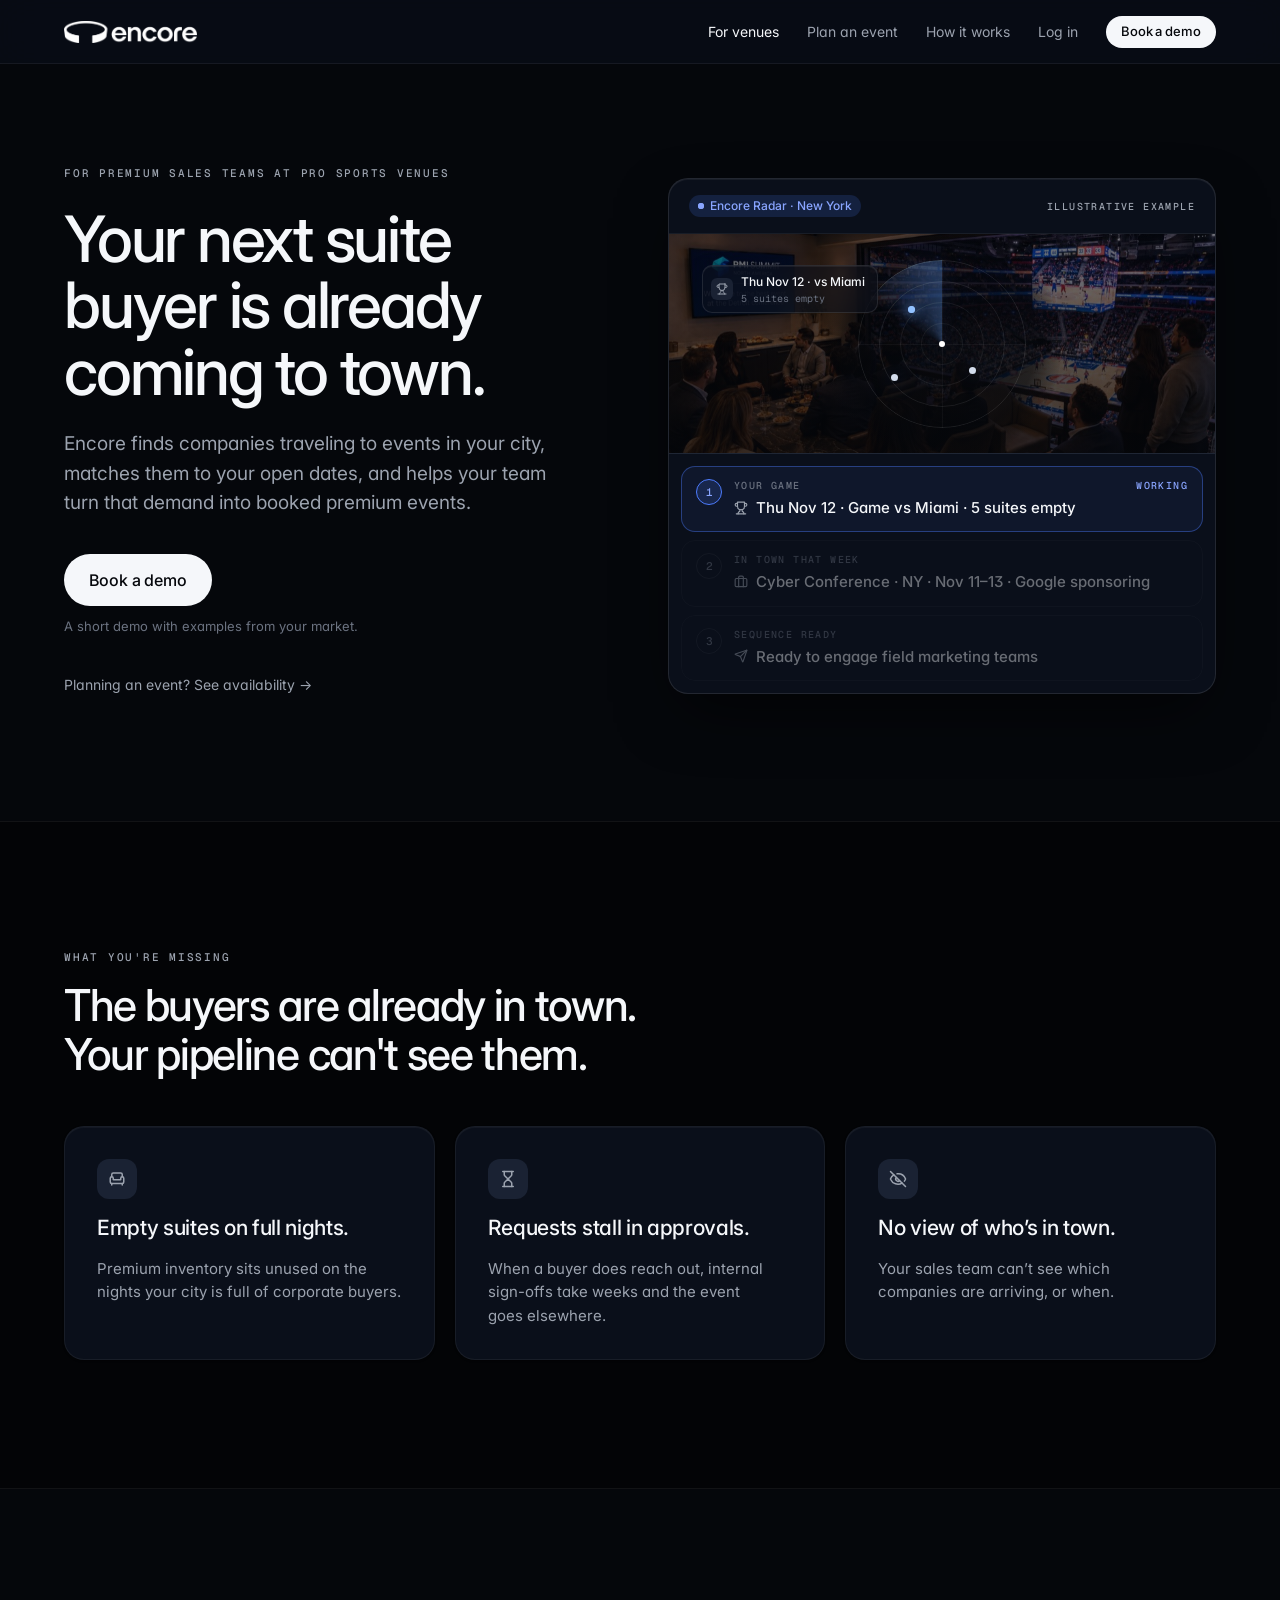
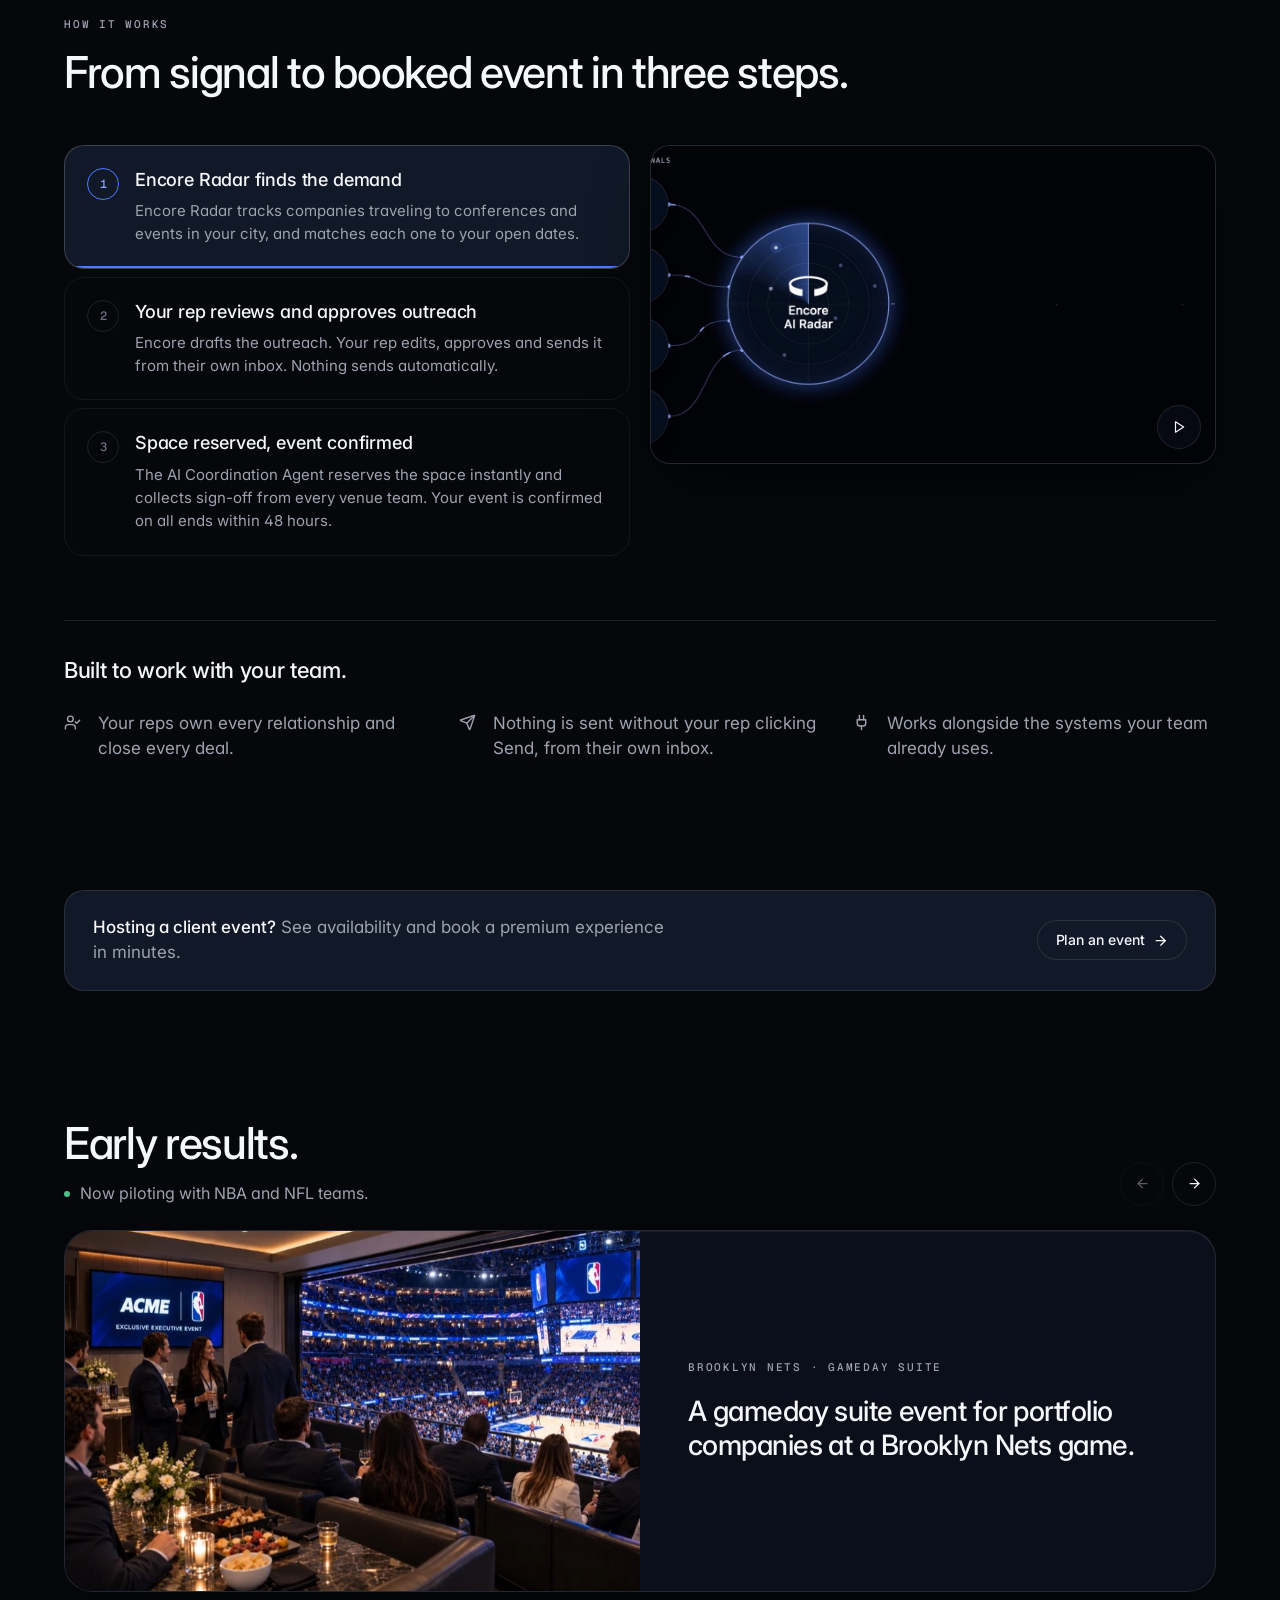
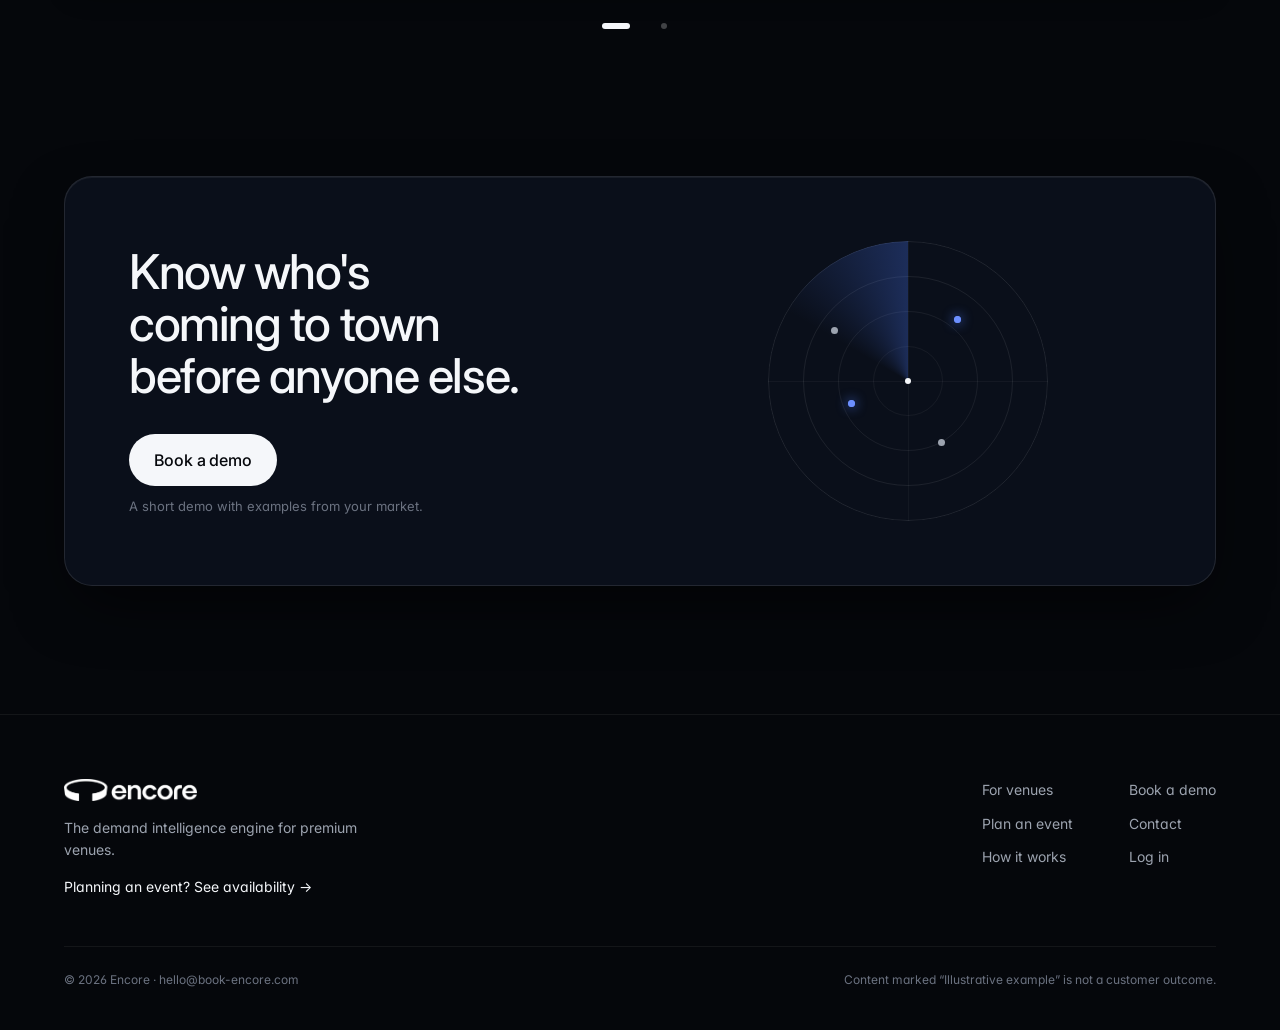
<file: index.html>
<!doctype html>
<html lang="en">
<head>
  <meta charset="UTF-8" />
  <meta name="viewport" content="width=device-width, initial-scale=1, viewport-fit=cover" />
  <meta name="theme-color" content="#05070B" />
  <meta name="color-scheme" content="dark" />
  <title>Encore · Find Corporate Suite Buyers Coming to Your City</title>
  <meta name="description" content="Encore finds companies traveling to events in your city, matches them to your open dates, and helps your team turn that demand into booked premium events." />
  <link rel="canonical" href="https://book-encore.com/" />

  <meta property="og:type" content="website" />
  <meta property="og:site_name" content="Encore" />
  <meta property="og:title" content="Your next suite buyer is already coming to town. | Encore" />
  <meta property="og:description" content="Encore finds companies traveling to events in your city and matches them to your open dates." />
  <meta property="og:url" content="https://book-encore.com/" />
  <meta property="og:image" content="https://book-encore.com/assets/img/og-default.jpg" />
  <meta name="twitter:card" content="summary_large_image" />

  <link rel="icon" href="/assets/img/favicon-32.png" type="image/png" sizes="32x32" />
  <link rel="icon" href="/assets/img/favicon-512.png" type="image/png" sizes="512x512" />
  <link rel="apple-touch-icon" href="/assets/img/apple-touch-icon.png" />
  <link rel="preconnect" href="https://fonts.googleapis.com" />
  <link rel="preconnect" href="https://fonts.gstatic.com" crossorigin />
  <link href="https://fonts.googleapis.com/css2?family=Inter:wght@400;500;600&family=Geist+Mono:wght@400;500&display=swap" rel="stylesheet" />
  <link rel="stylesheet" href="/assets/css/site.css" />
  <script>document.documentElement.classList.add("js");</script>
  <script type="application/ld+json">
  [
    {"@context":"https://schema.org","@type":"Organization","name":"Encore","url":"https://book-encore.com","logo":"https://book-encore.com/assets/brand/encore-logo-white.png","email":"hello@book-encore.com"},
    {"@context":"https://schema.org","@type":"WebSite","name":"Encore","url":"https://book-encore.com"}
  ]
  </script>
</head>
<body>
  <a class="skip-link" href="#main">Skip to content</a>

  <header class="site-header">
    <nav class="container nav" aria-label="Primary">
      <a href="/" class="nav__logo" aria-label="Encore home"><img src="/assets/brand/encore-logo-white.png" alt="Encore" width="133" height="22" /></a>
      <div class="nav__links">
        <a href="/" aria-current="page">For venues</a>
        <a href="/plan/">Plan an event</a>
        <a href="#how-it-works">How it works</a>
        <a href="https://app-staging.book-encore.com/start" data-app-path="/start">Log in</a>
        <a href="/demo/" class="btn btn-primary btn-sm">Book a demo</a>
      </div>
      <button class="nav__toggle" type="button" data-nav-toggle aria-expanded="false" aria-controls="mobile-menu" aria-label="Menu">
        <svg class="i i-open" aria-hidden="true"><use href="/assets/img/icons.svg#menu"/></svg>
        <svg class="i i-close" aria-hidden="true"><use href="/assets/img/icons.svg#x"/></svg>
      </button>
    </nav>
    <nav id="mobile-menu" class="mobile-menu" data-mobile-menu aria-label="Mobile">
      <a href="/" aria-current="page">For venues</a>
      <a href="/plan/">Plan an event</a>
      <a href="#how-it-works">How it works</a>
      <a href="https://app-staging.book-encore.com/start" data-app-path="/start">Log in</a>
      <a href="/demo/" class="btn btn-primary btn-lg btn-block">Book a demo</a>
    </nav>
  </header>

  <main id="main">

    <!-- HERO -->
    <section aria-labelledby="h1" class="container hero">
      <div>
        <p class="eyebrow">For premium sales teams at pro sports venues</p>
        <h1 id="h1" class="h1">Your next suite buyer is already coming to town.</h1>
        <p class="lede">Encore finds companies traveling to events in your city, matches them to your open dates, and helps your team turn that demand into booked premium events.</p>
        <div class="cta-stack">
          <a href="/demo/" class="btn btn-primary btn-lg">Book a demo</a>
          <span class="cta-note">A short demo with examples from your market.</span>
        </div>
        <a href="/plan/" class="text-link">Planning an event? See availability →</a>
      </div>

      <div class="panel" data-trigger="hero" role="img" aria-label="Illustrative example: a Thu Nov 12 game vs Miami has 5 empty suites; Encore Radar finds Cyber Conference in New York that week, sponsored by Google, and readies a sequence to engage field marketing teams.">
        <div class="panel__bar">
          <span class="badge badge--signal badge--live"><span class="badge__dot"></span>Encore Radar · New York</span>
          <span class="mono-tag">Illustrative example</span>
        </div>
        <div class="hero-card__scope">
          <img class="hero-card__bg" src="/assets/brand/suite-gameday.jpg" srcset="/assets/brand/suite-gameday-800.jpg 800w, /assets/brand/suite-gameday.jpg 1536w" sizes="(max-width: 899px) 100vw, 560px" width="1536" height="1024" alt="" decoding="async" />
          <div class="hero-card__shade"></div>
          <div class="hero-card__halo"></div>
          <div class="hero-card__radar">
        <div class="radar" style="--size:168px" aria-hidden="true">
          <span class="radar__ring"></span><span class="radar__ring"></span><span class="radar__ring"></span><span class="radar__ring"></span>
          <span class="radar__axis-v"></span><span class="radar__axis-h"></span>
          <span class="radar__sweep"></span>
          <span class="blip" style="left:22%;top:70%"></span>
          <span class="blip is-strong" data-hblip="1" style="left:32%;top:30%;--d:.4s"></span>
          <span class="blip is-strong" data-hblip="2" style="left:68%;top:66%;--d:.8s"></span>
          <span class="radar__center"></span>
        </div>
          </div>
          <div class="chip chip--1 is-on" data-hchip="1">
            <span class="chip__icon"><svg class="i i-12" aria-hidden="true"><use href="/assets/img/icons.svg#trophy"/></svg></span>
            <span class="chip__text"><span class="chip__n">Thu Nov 12 · vs Miami</span><span class="chip__m">5 suites empty</span></span>
          </div>
          <div class="chip chip--2 is-on" data-hchip="2">
            <span class="chip__icon"><svg class="i i-12" aria-hidden="true"><use href="/assets/img/icons.svg#building-2"/></svg></span>
            <span class="chip__text"><span class="chip__n">Google</span><span class="chip__m">Sponsoring · Nov 11–13</span></span>
          </div>
        </div>
        <ol class="hsteps">
          <li class="hstep is-reached is-done" data-hstep="0">
            <span class="stepnum">1</span>
            <div style="min-width:0">
              <div class="hstep__top"><span>YOUR GAME</span><span class="hstep__stat" data-stat>DONE</span></div>
              <div class="hstep__t"><svg class="i i-14" aria-hidden="true"><use href="/assets/img/icons.svg#trophy"/></svg><span>Thu Nov 12 · Game vs Miami · 5 suites empty</span></div>
            </div>
          </li>
          <li class="hstep is-reached is-done" data-hstep="1">
            <span class="stepnum">2</span>
            <div style="min-width:0">
              <div class="hstep__top"><span>IN TOWN THAT WEEK</span><span class="hstep__stat" data-stat>DONE</span></div>
              <div class="hstep__t"><svg class="i i-14" aria-hidden="true"><use href="/assets/img/icons.svg#briefcase"/></svg><span>Cyber Conference · NY · Nov 11–13 · Google sponsoring</span></div>
            </div>
          </li>
          <li class="hstep is-reached is-active" data-hstep="2">
            <span class="stepnum">3</span>
            <div style="min-width:0">
              <div class="hstep__top"><span>SEQUENCE READY</span><span class="hstep__stat" data-stat>READY</span></div>
              <div class="hstep__t"><svg class="i i-14" aria-hidden="true"><use href="/assets/img/icons.svg#send"/></svg><span>Ready to engage field marketing teams</span></div>
            </div>
          </li>
        </ol>
      </div>
    </section>

    <!-- WHAT YOU'RE MISSING -->
    <section id="missing" aria-labelledby="h-miss" class="band-deep">
      <div class="container pad-t pad-b">
        <p class="eyebrow" data-reveal>What you're missing</p>
        <h2 id="h-miss" class="h2" data-reveal style="max-width:760px">The buyers are already in town. Your pipeline can't see them.</h2>
        <div class="grid-3">
          <article class="card" data-reveal style="--delay:0ms">
            <span class="icon-tile"><svg class="i" aria-hidden="true"><use href="/assets/img/icons.svg#armchair"/></svg></span>
            <h3>Empty suites on full nights.</h3>
            <p>Premium inventory sits unused on the nights your city is full of corporate buyers.</p>
          </article>
          <article class="card" data-reveal style="--delay:120ms">
            <span class="icon-tile"><svg class="i" aria-hidden="true"><use href="/assets/img/icons.svg#hourglass"/></svg></span>
            <h3>Requests stall in approvals.</h3>
            <p>When a buyer does reach out, internal sign-offs take weeks and the event goes elsewhere.</p>
          </article>
          <article class="card" data-reveal style="--delay:240ms">
            <span class="icon-tile"><svg class="i" aria-hidden="true"><use href="/assets/img/icons.svg#eye-off"/></svg></span>
            <h3>No view of who’s in town.</h3>
            <p>Your sales team can’t see which companies are arriving, or when.</p>
          </article>
        </div>
      </div>
    </section>

    <!-- HOW IT WORKS -->
    <section id="how-it-works" aria-labelledby="h-how">
      <div class="container pad-t">
        <p class="eyebrow" data-reveal>How it works</p>
        <h2 id="h-how" class="h2" data-reveal>From signal to booked event in three steps.</h2>
        <div class="hiw" data-trigger="hiw">
          <div class="hiw__tabs" role="tablist" aria-label="How it works">
          <button type="button" role="tab" class="hiw__tab" id="hiw-tab-0" aria-selected="true" aria-controls="hiw-view-0" tabindex="0" data-hiw-tab>
            <span class="hiw__num">1</span>
            <span class="hiw__copy"><span class="hiw__t">Encore Radar finds the demand</span><span class="hiw__b">Encore Radar tracks companies traveling to conferences and events in your city, and matches each one to your open dates.</span></span>
            <span class="hiw__prog" aria-hidden="true"></span>
          </button>
          <button type="button" role="tab" class="hiw__tab" id="hiw-tab-1" aria-selected="false" aria-controls="hiw-view-1" tabindex="-1" data-hiw-tab>
            <span class="hiw__num">2</span>
            <span class="hiw__copy"><span class="hiw__t">Your rep reviews and approves outreach</span><span class="hiw__b">Encore drafts the outreach. Your rep edits, approves and sends it from their own inbox. Nothing sends automatically.</span></span>
            <span class="hiw__prog" aria-hidden="true"></span>
          </button>
          <button type="button" role="tab" class="hiw__tab" id="hiw-tab-2" aria-selected="false" aria-controls="hiw-view-2" tabindex="-1" data-hiw-tab>
            <span class="hiw__num">3</span>
            <span class="hiw__copy"><span class="hiw__t">Space reserved, event confirmed</span><span class="hiw__b">The AI Coordination Agent reserves the space instantly and collects sign-off from every venue team. Your event is confirmed on all ends within 48 hours.</span></span>
            <span class="hiw__prog" aria-hidden="true"></span>
          </button>
          </div>

          <div class="panel hiw__panel">
            <div class="hiw__view" id="hiw-view-0" role="tabpanel" aria-labelledby="hiw-tab-0" data-hiw-view>
              <div class="hiw__video">
                <video data-video muted loop playsinline preload="metadata" poster="/assets/video/encore-ai-radar-poster.jpg" aria-label="Encore Radar scanning a city for incoming corporate demand">
                  <source src="/assets/video/encore-ai-radar-640.mp4" type="video/mp4" media="(max-width: 700px)" />
                  <source src="/assets/video/encore-ai-radar.mp4" type="video/mp4" />
                </video>
                <button class="video-toggle is-paused" type="button" data-video-toggle aria-label="Play video">
                  <svg class="i i-14 i-pause" aria-hidden="true"><use href="/assets/img/icons.svg#pause"/></svg>
                  <svg class="i i-14 i-play" aria-hidden="true"><use href="/assets/img/icons.svg#play"/></svg>
                </button>
              </div>
            </div>
            <div class="hiw__view" id="hiw-view-1" role="tabpanel" aria-labelledby="hiw-tab-1" data-hiw-view hidden>
              <div class="panel__bar">
                <span class="view-title"><svg class="i i-15" aria-hidden="true"><use href="/assets/img/icons.svg#inbox"/></svg>Draft in your rep's inbox</span>
                <span class="mono-tag">Illustrative example</span>
              </div>
              <dl class="mail-meta">
                <dt>To</dt><dd>Field marketer, Google</dd>
                <dt>Subject</dt><dd>Hosting clients during Cyber Conference?</dd>
              </dl>
              <div class="mail-body">
                <p>Hi Sam,</p>
                <p>Your team is in New York for Cyber Conference Nov 11–13. A private suite is open for our home game on Thu Nov 12, with court access and catering for 24. Want me to send the details?</p>
              </div>
              <div class="mail-foot">
                <span>Nothing sends until your rep clicks Send.</span>
                <span class="mail-foot__btns" aria-hidden="true"><span class="fake-btn">Edit</span><span class="fake-btn fake-btn--primary">Send</span></span>
              </div>
            </div>
            <div class="hiw__view" id="hiw-view-2" role="tabpanel" aria-labelledby="hiw-tab-2" data-hiw-view hidden>
              <div class="panel__bar">
                <span class="view-title"><svg class="i i-15" aria-hidden="true"><use href="/assets/img/icons.svg#calendar-check"/></svg>Private suite · Thu Nov 12</span>
                <span class="mono-tag">Illustrative example</span>
              </div>
              <ol class="status is-in" data-status>
                <li style="--c:var(--status-positive);--c-ring:rgba(79,191,139,.5);--d:0ms">
                  <span class="status__icon"><svg class="i i-13" aria-hidden="true"><use href="/assets/img/icons.svg#check"/></svg></span>
                  <span class="status__copy"><b>Space reserved</b><span>Reserved for you until Mon Nov 2, 5:00 PM ET</span></span>
                  <span class="status__stat">RESERVED</span>
                </li>
                <li style="--c:var(--signal-300);--c-ring:var(--signal-500);--d:160ms">
                  <span class="status__icon"><svg class="i i-13" aria-hidden="true"><use href="/assets/img/icons.svg#workflow"/></svg></span>
                  <span class="status__copy"><b>Venue sign-off</b><span>AI Coordination Agent collecting approvals from events, F&amp;B and ops</span></span>
                  <span class="status__stat">IN REVIEW</span>
                </li>
                <li style="--c:var(--text-tertiary);--c-ring:var(--border-default);--d:320ms">
                  <span class="status__icon"><svg class="i i-13" aria-hidden="true"><use href="/assets/img/icons.svg#calendar-check"/></svg></span>
                  <span class="status__copy"><b>Confirmed on all ends</b><span>Within 48 hours</span></span>
                  <span class="status__stat">NEXT</span>
                </li>
              </ol>
              <p class="status-note">Your space is reserved instantly. Your event is confirmed on all ends within 48 hours.</p>
            </div>
          </div>
        </div>

        <div class="team">
          <h3 data-reveal>Built to work with your team.</h3>
          <div class="team__grid">
          <div class="team__item" data-reveal style="--delay:0ms"><svg class="i i-17" aria-hidden="true"><use href="/assets/img/icons.svg#user-check"/></svg><p>Your reps own every relationship and close every deal.</p></div>
          <div class="team__item" data-reveal style="--delay:120ms"><svg class="i i-17" aria-hidden="true"><use href="/assets/img/icons.svg#send"/></svg><p>Nothing is sent without your rep clicking Send, from their own inbox.</p></div>
          <div class="team__item" data-reveal style="--delay:240ms"><svg class="i i-17" aria-hidden="true"><use href="/assets/img/icons.svg#plug"/></svg><p>Works alongside the systems your team already uses.</p></div>
          </div>
        </div>
      </div>
    </section>

    <!-- PLANNERS -->
    <section aria-label="For event planners">
      <div class="container pad-t">
        <div class="strip" data-reveal>
          <p><strong>Hosting a client event?</strong> <span>See availability and book a premium experience in minutes.</span></p>
          <a href="/plan/" class="btn btn-secondary">Plan an event <svg class="i" aria-hidden="true"><use href="/assets/img/icons.svg#arrow-right"/></svg></a>
        </div>
      </div>
    </section>

    <!-- EARLY RESULTS -->
    <section id="proof" aria-labelledby="h-proof">
      <div class="container pad-t">
        <div class="proof-head" data-reveal>
          <div>
            <h2 id="h-proof" class="h2">Early results.</h2>
            <p class="proof-head__pilot"><span class="dot"></span>Now piloting with NBA and NFL teams.</p>
          </div>
          <div class="round-btns">
            <button type="button" class="round-btn" data-case-prev aria-label="Previous case study" disabled><svg class="i i-15" aria-hidden="true"><use href="/assets/img/icons.svg#arrow-left"/></svg></button>
            <button type="button" class="round-btn" data-case-next aria-label="Next case study"><svg class="i i-15" aria-hidden="true"><use href="/assets/img/icons.svg#arrow-right"/></svg></button>
          </div>
        </div>
        <div class="cases" data-reveal aria-roledescription="carousel" aria-label="Case studies">
          <div class="cases__track" data-cases tabindex="0" aria-label="Case studies, scroll horizontally">
          <article class="case" aria-roledescription="slide" aria-label="1 of 2">
            <div class="case__media"><img src="/assets/brand/testimonial-suite.jpg" srcset="/assets/brand/testimonial-suite-800.jpg 800w, /assets/brand/testimonial-suite.jpg 1126w" sizes="(max-width: 899px) 100vw, 600px" width="1126" height="751" alt="Guests hosting clients in a private suite overlooking a game" loading="lazy" decoding="async" /></div>
            <div class="case__body">
              <span class="eyebrow">Brooklyn Nets · Gameday suite</span>
              <h3>A gameday suite event for portfolio companies at a Brooklyn Nets game.</h3>
            </div>
          </article>
          <article class="case" aria-roledescription="slide" aria-label="2 of 2">
            <div class="case__media"><img src="/assets/brand/testimonial-court.jpg" srcset="/assets/brand/testimonial-court-800.jpg 800w, /assets/brand/testimonial-court.jpg 1536w" sizes="(max-width: 899px) 100vw, 600px" width="1536" height="1024" alt="Guests in business attire on the arena floor, one taking a shot on the court" loading="lazy" decoding="async" /></div>
            <div class="case__body">
              <span class="eyebrow">Charlotte Hornets · Spectrum Center · Dark day</span>
              <h3>A dark-day event with court access at Spectrum Center.</h3>
            </div>
          </article>
          </div>
        </div>
        <div class="dots">
          <button type="button" data-case-dot aria-label="Case study 1" aria-current="true"><span></span></button>
<button type="button" data-case-dot aria-label="Case study 2"><span></span></button>
        </div>
      </div>
    </section>

    <!-- CLOSER -->
    <section aria-labelledby="h-final">
      <div class="container pad-t pad-b">
        <div class="closer" data-reveal>
          <div>
            <h2 id="h-final">Know who's coming to town before anyone else.</h2>
            <div class="cta-stack">
              <a href="/demo/" class="btn btn-primary btn-lg">Book a demo</a>
              <span class="cta-note">A short demo with examples from your market.</span>
            </div>
          </div>
          <div class="closer__radar">
        <div class="radar" style="--size:280px" aria-hidden="true">
          <span class="radar__ring"></span><span class="radar__ring"></span><span class="radar__ring"></span><span class="radar__ring"></span>
          <span class="radar__axis-v"></span><span class="radar__axis-h"></span>
          <span class="radar__sweep"></span>
          <span class="blip is-strong" style="left:68%;top:28%"></span>
          <span class="blip is-strong" style="left:30%;top:58%;--d:.4s"></span>
          <span class="blip" style="left:62%;top:72%"></span>
          <span class="blip" style="left:24%;top:32%"></span>
          <span class="radar__center"></span>
        </div>
          </div>
        </div>
      </div>
    </section>

  </main>

  <footer class="site-footer">
    <div class="container footer__inner">
      <div class="footer__top">
        <div class="footer__brand">
          <a href="/" aria-label="Encore home"><img src="/assets/brand/encore-logo-white.png" alt="Encore" width="133" height="22" loading="lazy" /></a>
          <p>The demand intelligence engine for premium venues.</p>
          <a href="https://app-staging.book-encore.com/plan" data-app-path="/plan" class="footer__app">Planning an event? See availability →</a>
        </div>
        <nav class="footer__nav" aria-label="Footer">
          <a href="/">For venues</a>
          <a href="/demo/">Book a demo</a>
          <a href="/plan/">Plan an event</a>
          <a href="mailto:hello@book-encore.com">Contact</a>
          <a href="/plan/#how-it-works">How it works</a>
          <a href="https://app-staging.book-encore.com/start" data-app-path="/start">Log in</a>
        </nav>
      </div>
      <div class="footer__legal">
        <span>© <span data-year>2026</span> Encore · <a href="mailto:hello@book-encore.com">hello@book-encore.com</a></span>
        <span>Content marked “Illustrative example” is not a customer outcome.</span>
      </div>
    </div>
  </footer>

  <script src="/assets/js/site.js" defer></script>
</body>
</html>
</file>
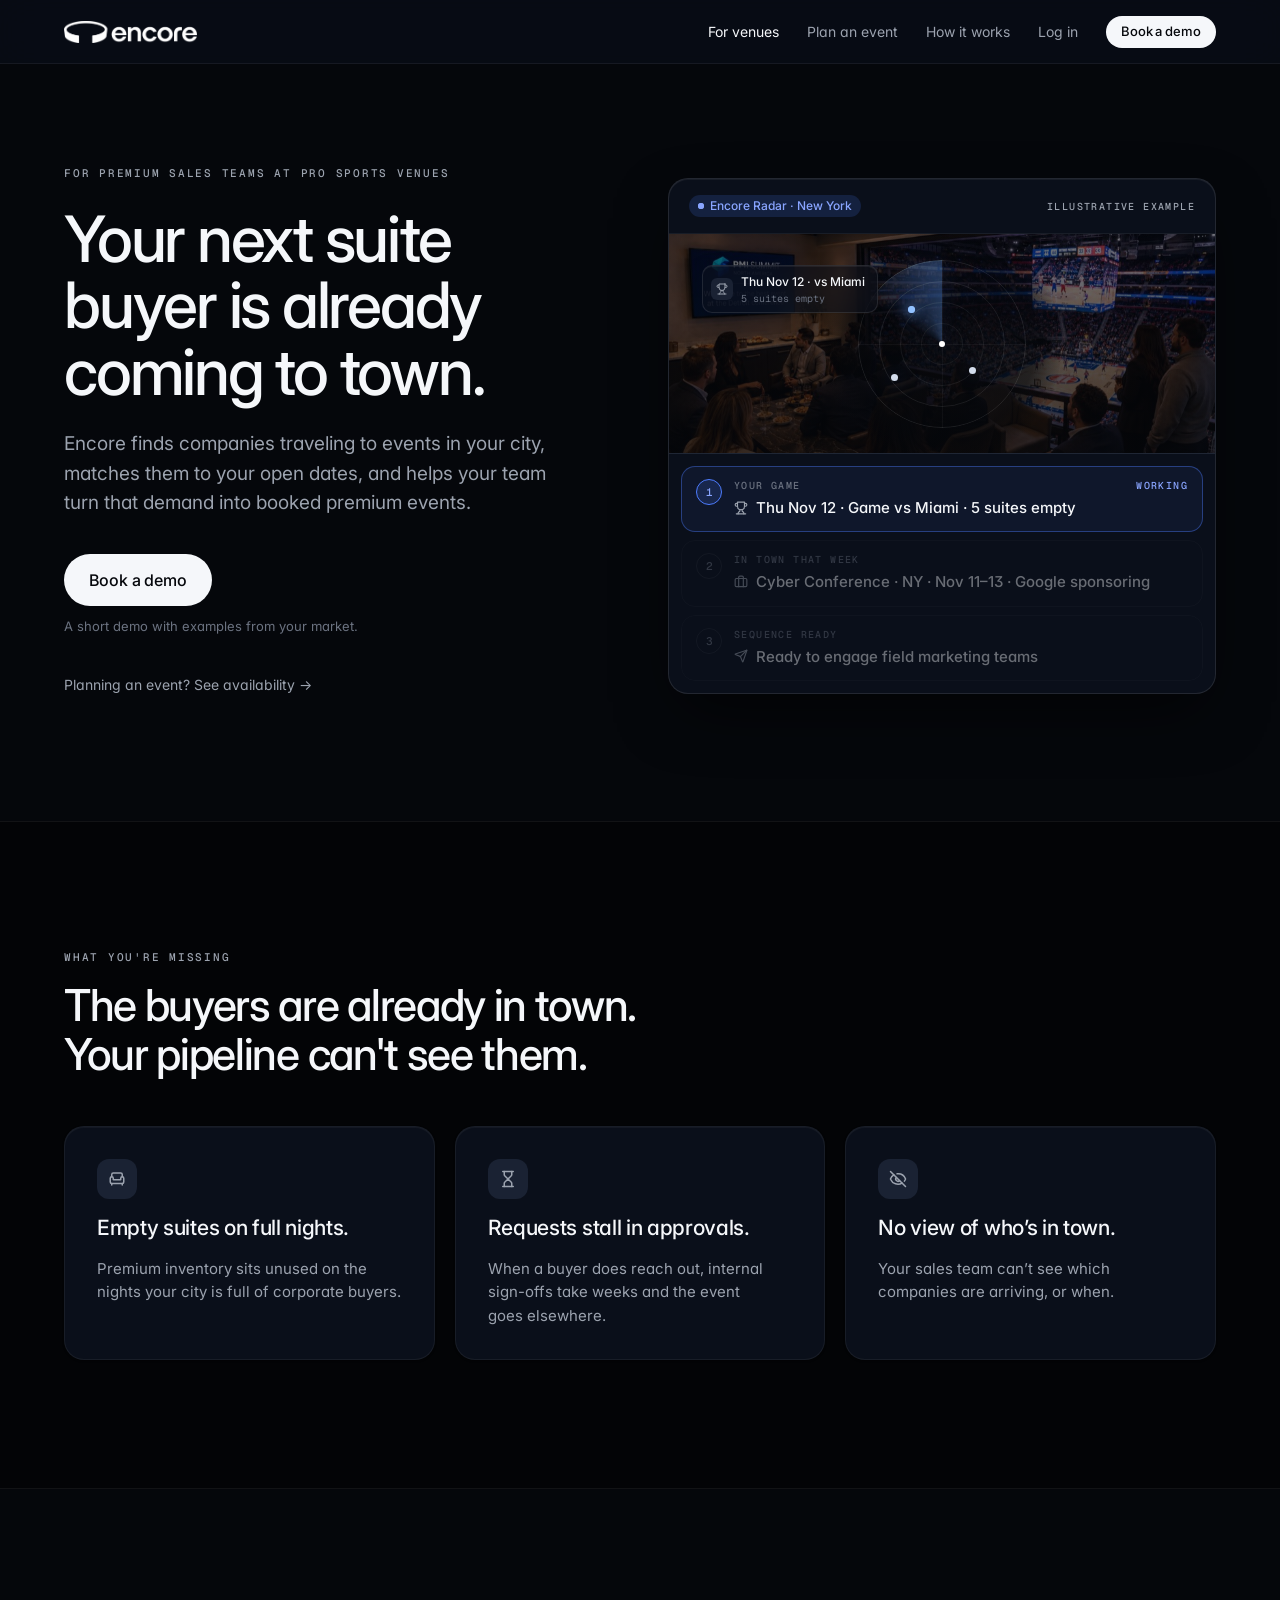
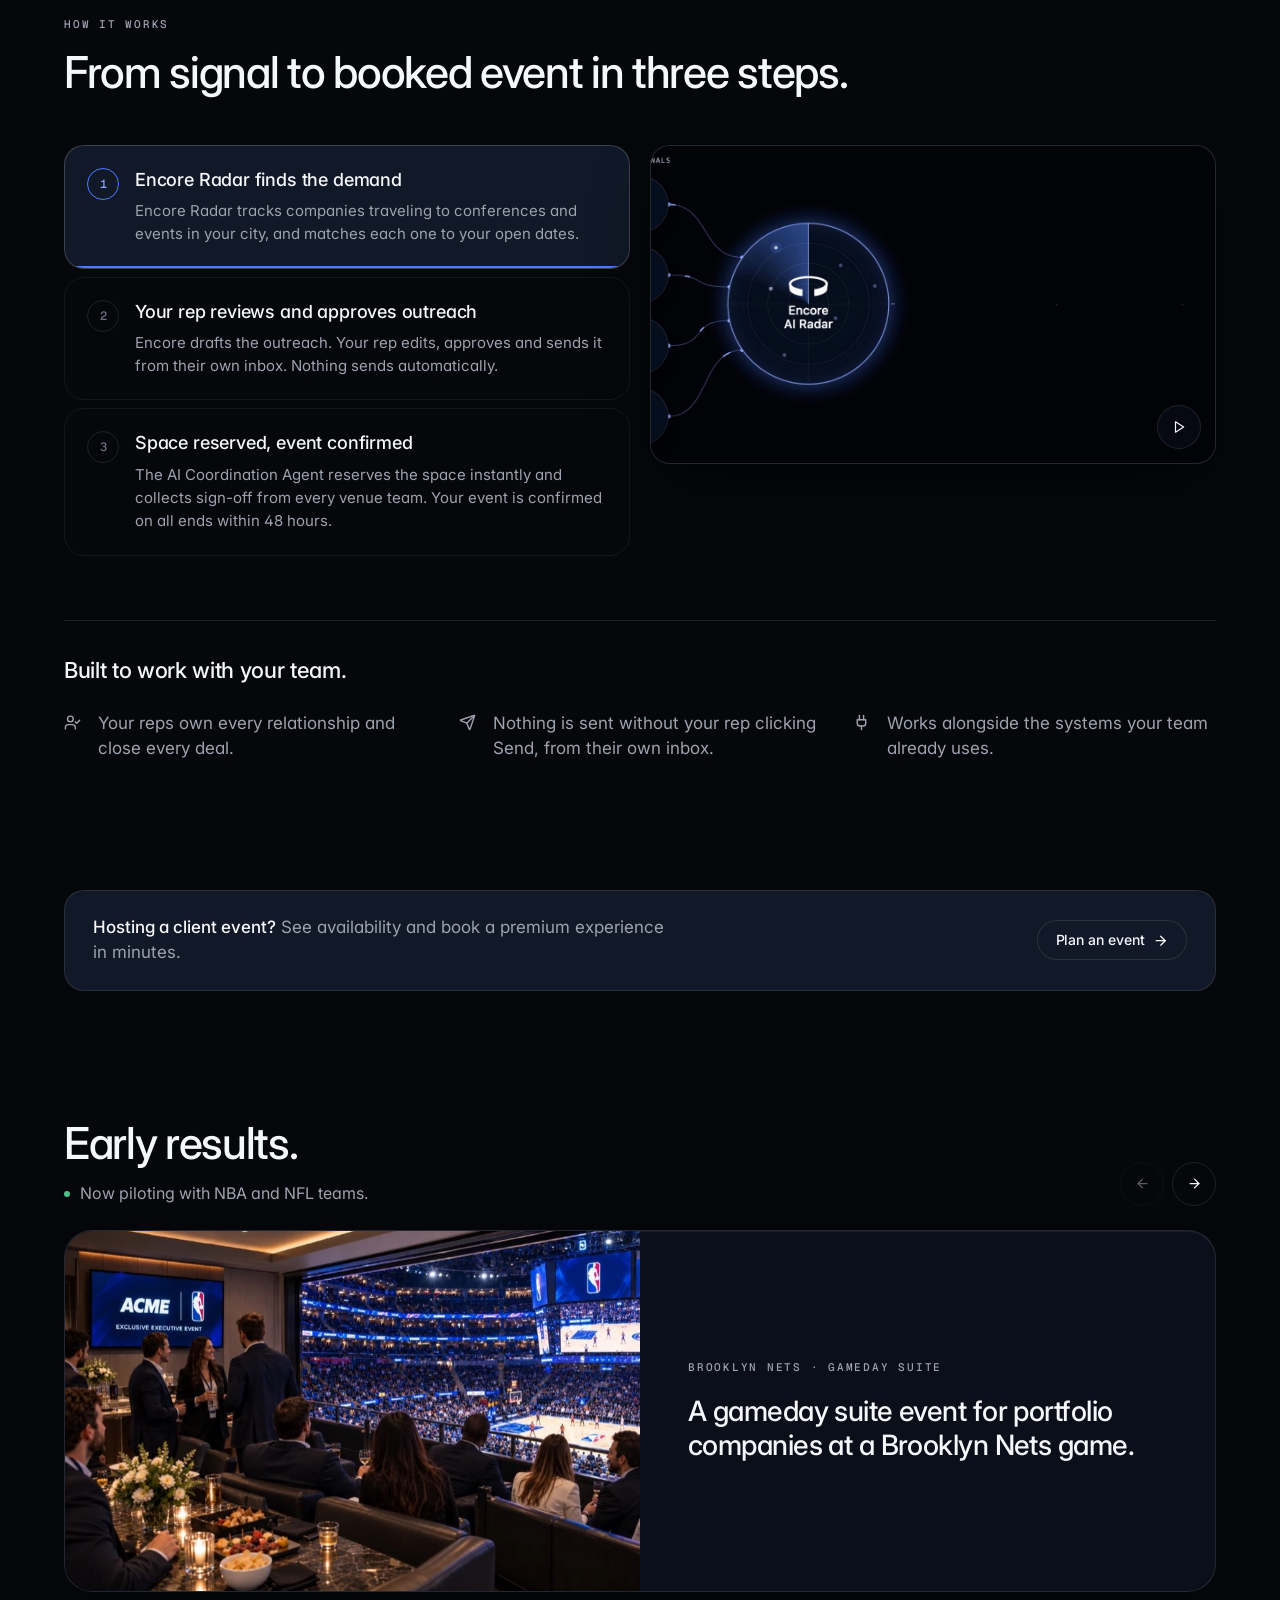
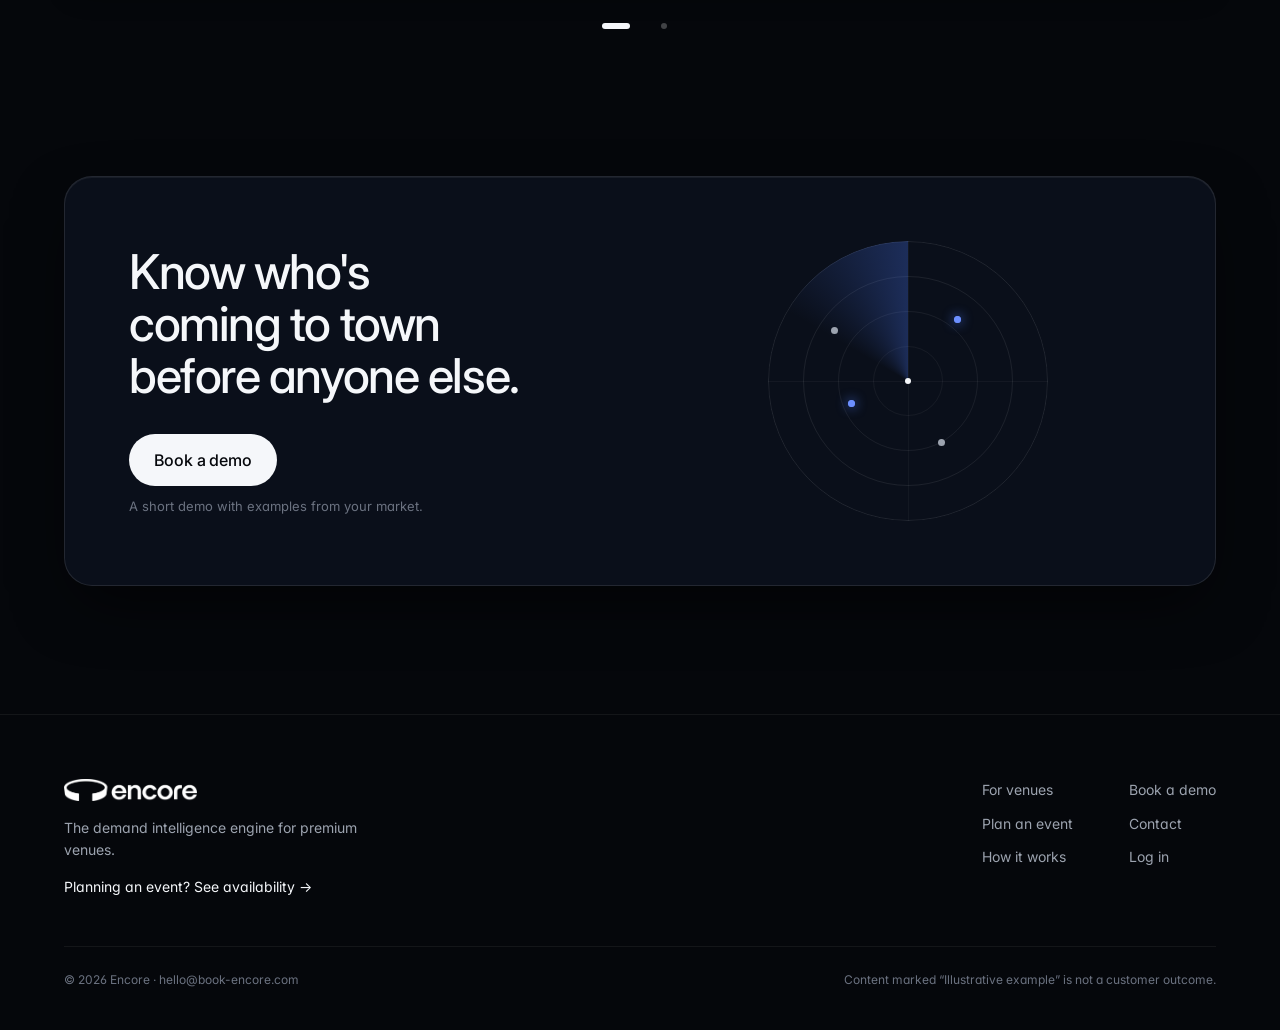
<file: about/index.html>
<!doctype html>
<html lang="en">
<head>
  <meta charset="UTF-8" />
  <title>Encore | Encore</title>
  <meta name="robots" content="noindex" />
  <link rel="canonical" href="https://book-encore.com/" />
  <meta http-equiv="refresh" content="0; url=/" />
  <script>location.replace("/" + location.search + ("" || location.hash));</script>
</head>
<body style="background:#05070B;color:#F5F7FA;font-family:system-ui,sans-serif">
  <p>This page has moved to <a href="/" style="color:#6C8FFF">/</a>.</p>
</body>
</html>
</file>
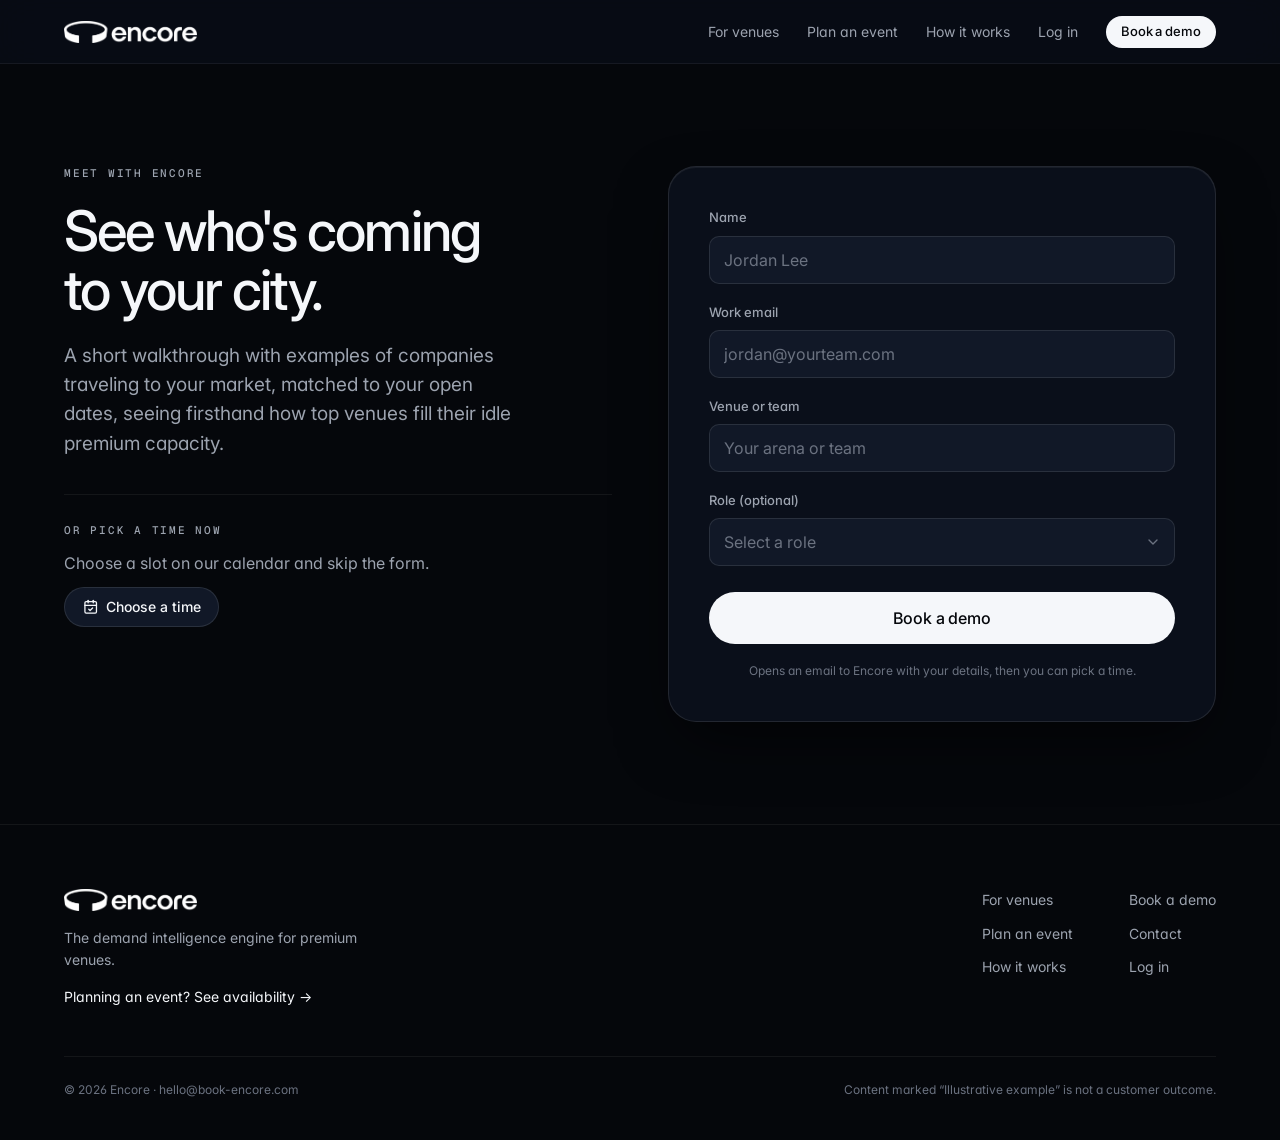
<file: contact/index.html>
<!doctype html>
<html lang="en">
<head>
  <meta charset="UTF-8" />
  <title>Book a Demo | Encore</title>
  <meta name="robots" content="noindex" />
  <link rel="canonical" href="https://book-encore.com/demo/" />
  <meta http-equiv="refresh" content="0; url=/demo/" />
  <script>location.replace("/demo/" + location.search + ("" || location.hash));</script>
</head>
<body style="background:#05070B;color:#F5F7FA;font-family:system-ui,sans-serif">
  <p>This page has moved to <a href="/demo/" style="color:#6C8FFF">/demo/</a>.</p>
</body>
</html>
</file>
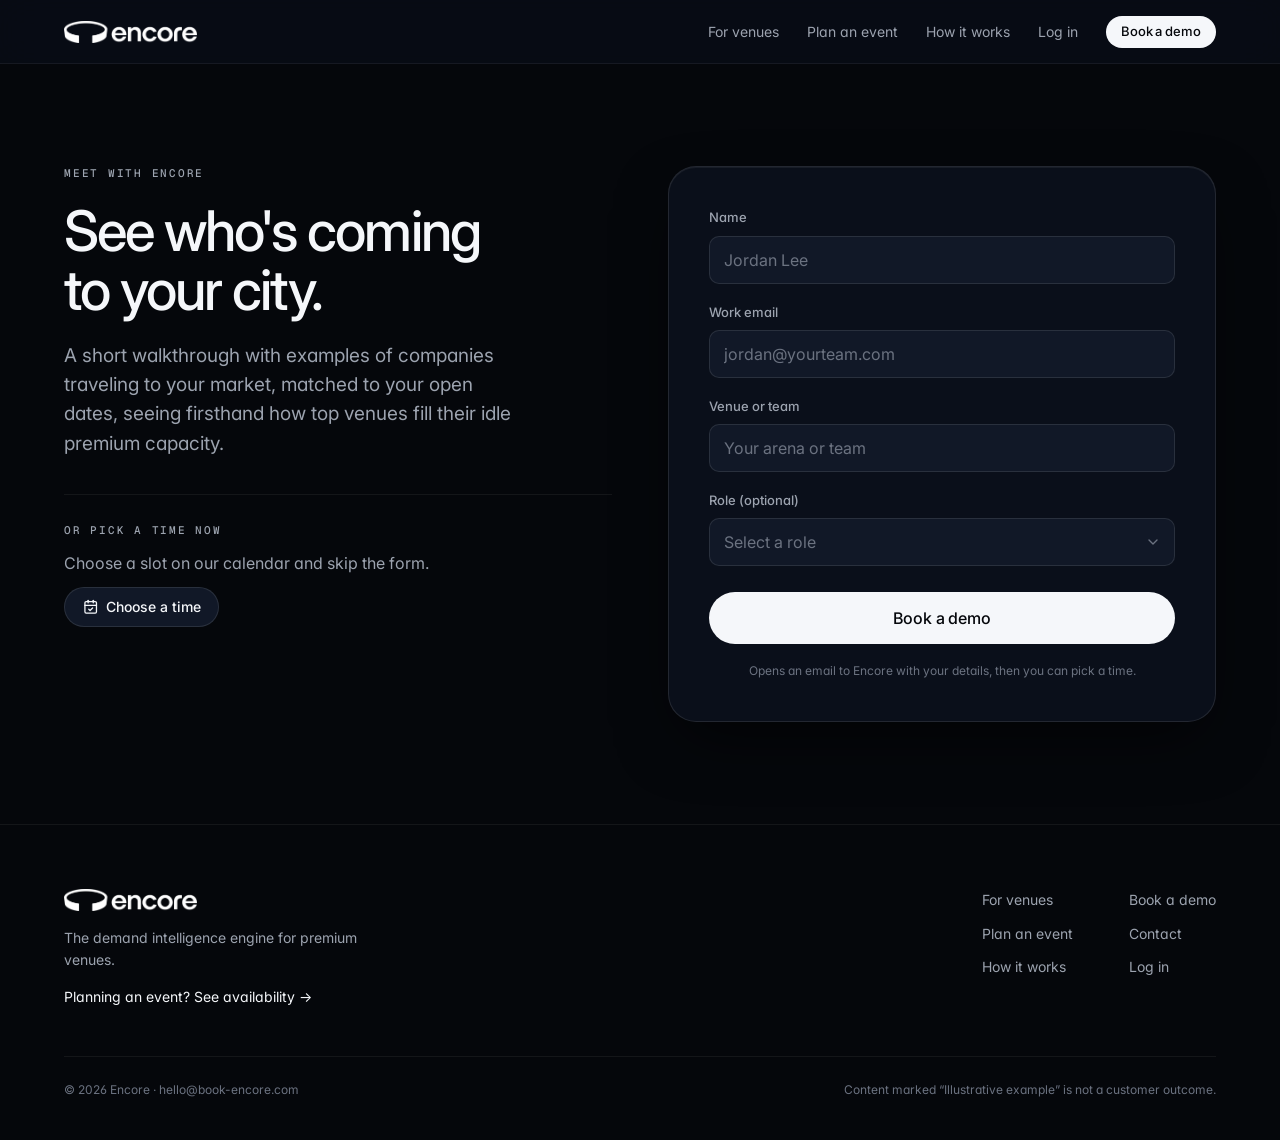
<file: demo/index.html>
<!doctype html>
<html lang="en">
<head>
  <meta charset="UTF-8" />
  <meta name="viewport" content="width=device-width, initial-scale=1, viewport-fit=cover" />
  <meta name="theme-color" content="#05070B" />
  <meta name="color-scheme" content="dark" />
  <title>Book a Demo · See Who's Coming to Your City | Encore</title>
  <meta name="description" content="A short demo of Encore with examples of companies traveling to your market, matched to your venue's open dates." />
  <link rel="canonical" href="https://book-encore.com/demo/" />

  <meta property="og:type" content="website" />
  <meta property="og:site_name" content="Encore" />
  <meta property="og:title" content="See who's coming to your city. | Encore" />
  <meta property="og:description" content="A short demo with examples from your market." />
  <meta property="og:url" content="https://book-encore.com/demo/" />
  <meta property="og:image" content="https://book-encore.com/assets/img/og-default.jpg" />
  <meta name="twitter:card" content="summary_large_image" />

  <link rel="icon" href="/assets/img/favicon-32.png" type="image/png" sizes="32x32" />
  <link rel="icon" href="/assets/img/favicon-512.png" type="image/png" sizes="512x512" />
  <link rel="apple-touch-icon" href="/assets/img/apple-touch-icon.png" />
  <link rel="preconnect" href="https://fonts.googleapis.com" />
  <link rel="preconnect" href="https://fonts.gstatic.com" crossorigin />
  <link href="https://fonts.googleapis.com/css2?family=Inter:wght@400;500;600&family=Geist+Mono:wght@400;500&display=swap" rel="stylesheet" />
  <link rel="stylesheet" href="/assets/css/site.css" />
  <script>document.documentElement.classList.add("js");</script>
</head>
<body>
  <a class="skip-link" href="#main">Skip to content</a>

  <header class="site-header">
    <nav class="container nav" aria-label="Primary">
      <a href="/" class="nav__logo" aria-label="Encore home"><img src="/assets/brand/encore-logo-white.png" alt="Encore" width="133" height="22" /></a>
      <div class="nav__links">
        <a href="/">For venues</a>
        <a href="/plan/">Plan an event</a>
        <a href="/#how-it-works">How it works</a>
        <a href="https://app-staging.book-encore.com/start" data-app-path="/start">Log in</a>
        <a href="/demo/" class="btn btn-primary btn-sm">Book a demo</a>
      </div>
      <button class="nav__toggle" type="button" data-nav-toggle aria-expanded="false" aria-controls="mobile-menu" aria-label="Menu">
        <svg class="i i-open" aria-hidden="true"><use href="/assets/img/icons.svg#menu"/></svg>
        <svg class="i i-close" aria-hidden="true"><use href="/assets/img/icons.svg#x"/></svg>
      </button>
    </nav>
    <nav id="mobile-menu" class="mobile-menu" data-mobile-menu aria-label="Mobile">
      <a href="/">For venues</a>
      <a href="/plan/">Plan an event</a>
      <a href="/#how-it-works">How it works</a>
      <a href="https://app-staging.book-encore.com/start" data-app-path="/start">Log in</a>
      <a href="/demo/" class="btn btn-primary btn-lg btn-block">Book a demo</a>
    </nav>
  </header>

  <main id="main" class="container demo">
    <div>
      <p class="eyebrow">Meet with Encore</p>
      <h1>See who's coming to your city.</h1>
      <p class="lede">A short walkthrough with examples of companies traveling to your market, matched to your open dates, seeing firsthand how top venues fill their idle premium capacity.</p>
      <div class="demo__alt">
        <span class="eyebrow">Or pick a time now</span>
        <p>Choose a slot on our calendar and skip the form.</p>
        <a href="https://calendar.app.google/6KHFfEngVETtsaE66" data-calendar target="_blank" rel="noopener" class="btn btn-secondary"><svg class="i" aria-hidden="true"><use href="/assets/img/icons.svg#calendar-check"/></svg>Choose a time</a>
      </div>
    </div>

    <div class="form-card">
      <form class="form" data-demo-form novalidate>
        <label class="field">
          <span class="field__label">Name</span>
          <input type="text" name="name" placeholder="Jordan Lee" autocomplete="name" required aria-describedby="err-name" />
          <span class="field__error" id="err-name" aria-live="polite"></span>
        </label>
        <label class="field">
          <span class="field__label">Work email</span>
          <input type="email" name="email" placeholder="jordan@yourteam.com" autocomplete="email" inputmode="email" autocapitalize="off" spellcheck="false" required aria-describedby="err-email" />
          <span class="field__error" id="err-email" aria-live="polite"></span>
        </label>
        <label class="field">
          <span class="field__label">Venue or team</span>
          <input type="text" name="venue" placeholder="Your arena or team" autocomplete="organization" required aria-describedby="err-venue" />
          <span class="field__error" id="err-venue" aria-live="polite"></span>
        </label>
        <label class="field">
          <span class="field__label">Role (optional)</span>
          <span class="field__control">
            <select name="role" class="is-empty">
              <option value="">Select a role</option>
              <option>VP, Premium Sales</option>
              <option>Director, Premium Sales</option>
              <option>Group &amp; hospitality sales</option>
              <option>Partnerships</option>
              <option>Other</option>
            </select>
            <svg class="i i-16 field__chev" aria-hidden="true"><use href="/assets/img/icons.svg#chevron-down"/></svg>
          </span>
        </label>
        <button type="submit" class="btn btn-primary btn-lg btn-block">Book a demo</button>
        <p class="form__note">Opens an email to Encore with your details, then you can pick a time.</p>
      </form>
    </div>
  </main>

  <footer class="site-footer">
    <div class="container footer__inner">
      <div class="footer__top">
        <div class="footer__brand">
          <a href="/" aria-label="Encore home"><img src="/assets/brand/encore-logo-white.png" alt="Encore" width="133" height="22" loading="lazy" /></a>
          <p>The demand intelligence engine for premium venues.</p>
          <a href="https://app-staging.book-encore.com/plan" data-app-path="/plan" class="footer__app">Planning an event? See availability →</a>
        </div>
        <nav class="footer__nav" aria-label="Footer">
          <a href="/">For venues</a>
          <a href="/demo/">Book a demo</a>
          <a href="/plan/">Plan an event</a>
          <a href="mailto:hello@book-encore.com">Contact</a>
          <a href="/plan/#how-it-works">How it works</a>
          <a href="https://app-staging.book-encore.com/start" data-app-path="/start">Log in</a>
        </nav>
      </div>
      <div class="footer__legal">
        <span>© <span data-year>2026</span> Encore · <a href="mailto:hello@book-encore.com">hello@book-encore.com</a></span>
        <span>Content marked “Illustrative example” is not a customer outcome.</span>
      </div>
    </div>
  </footer>

  <script src="/assets/js/site.js" defer></script>
</body>
</html>
</file>
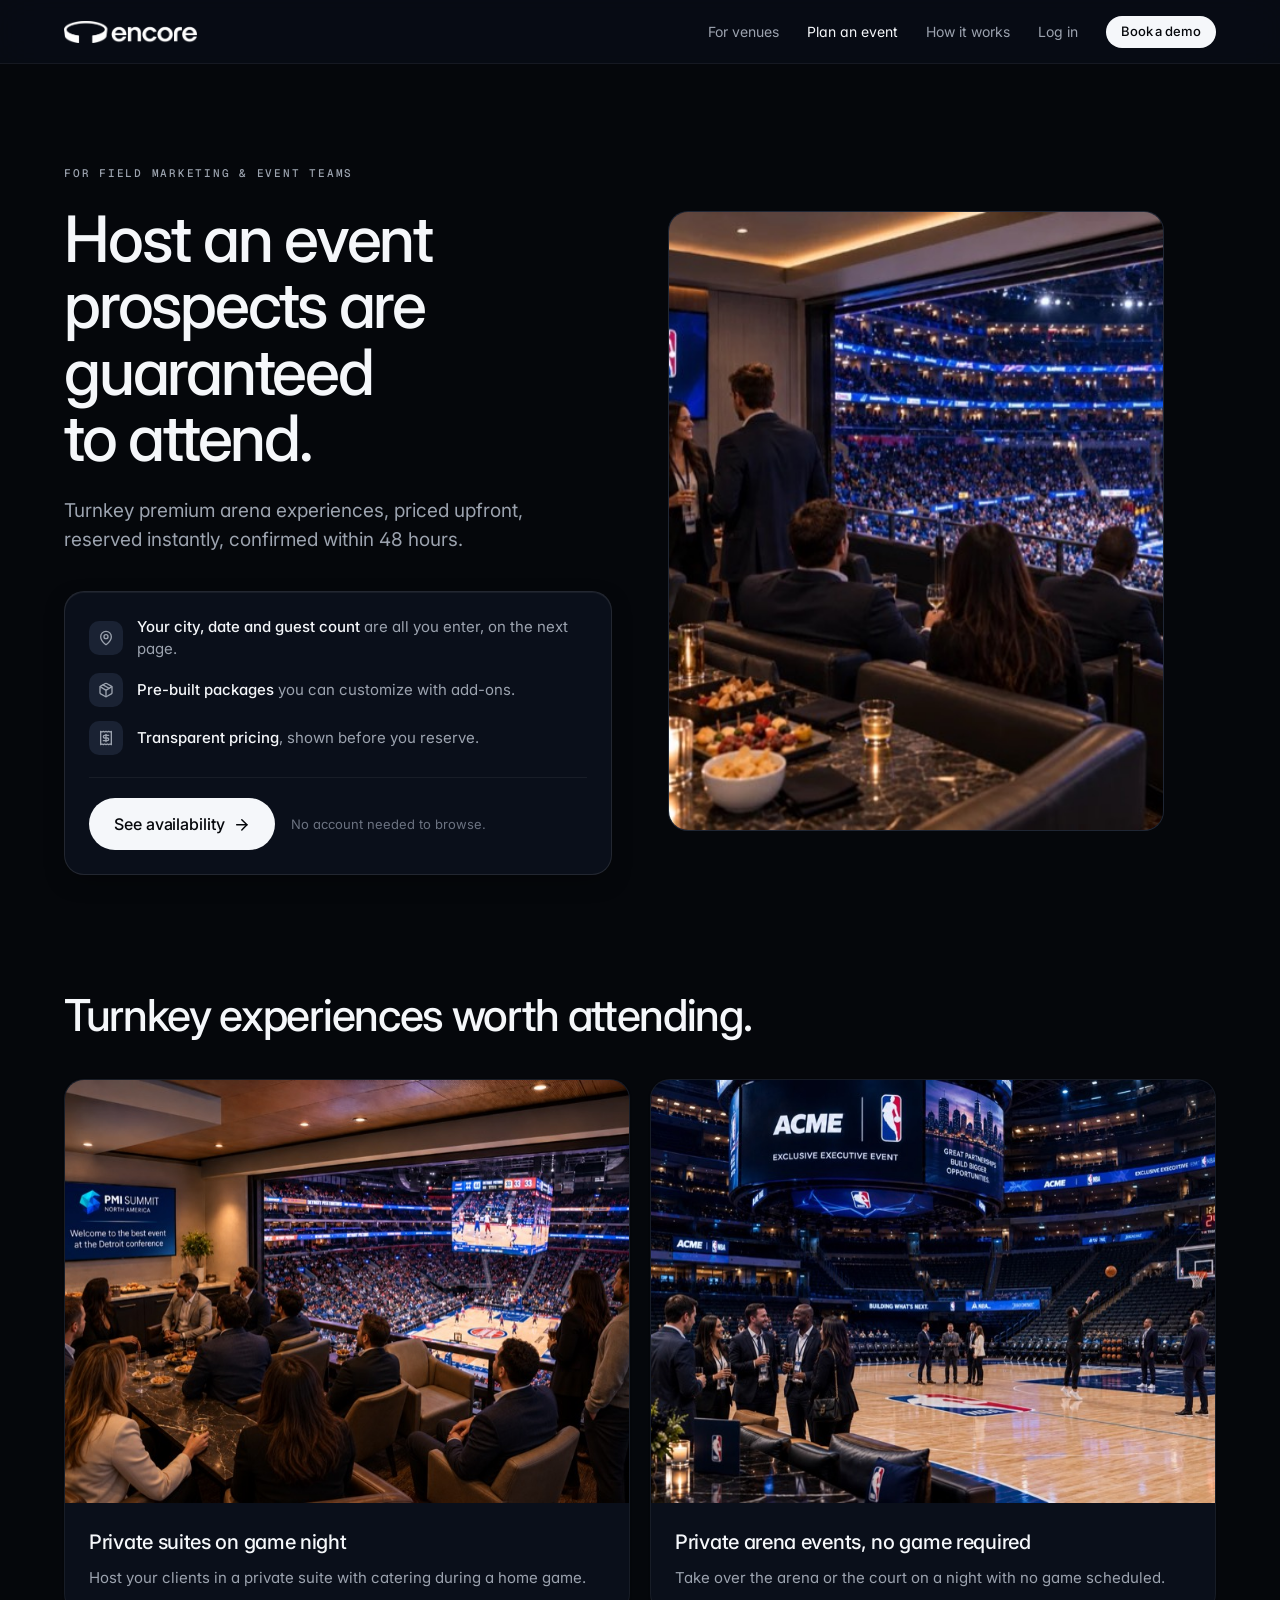
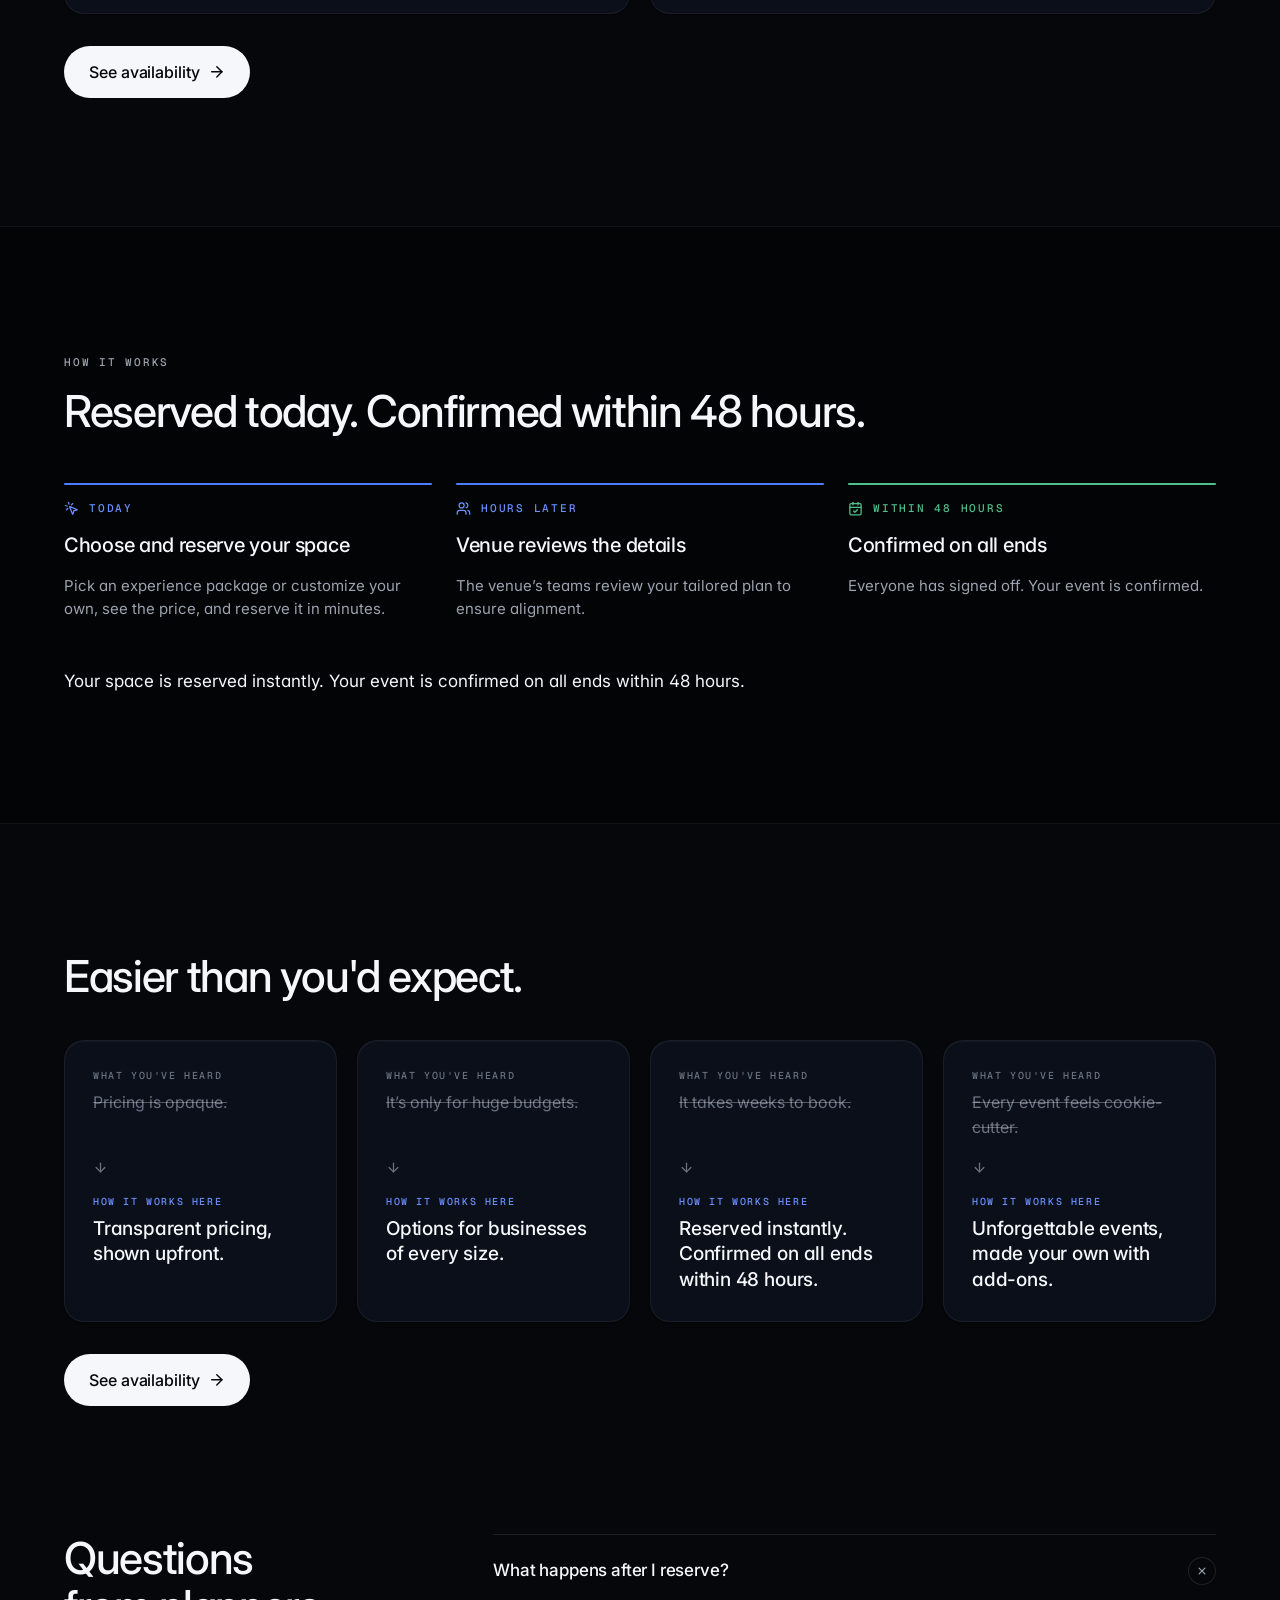
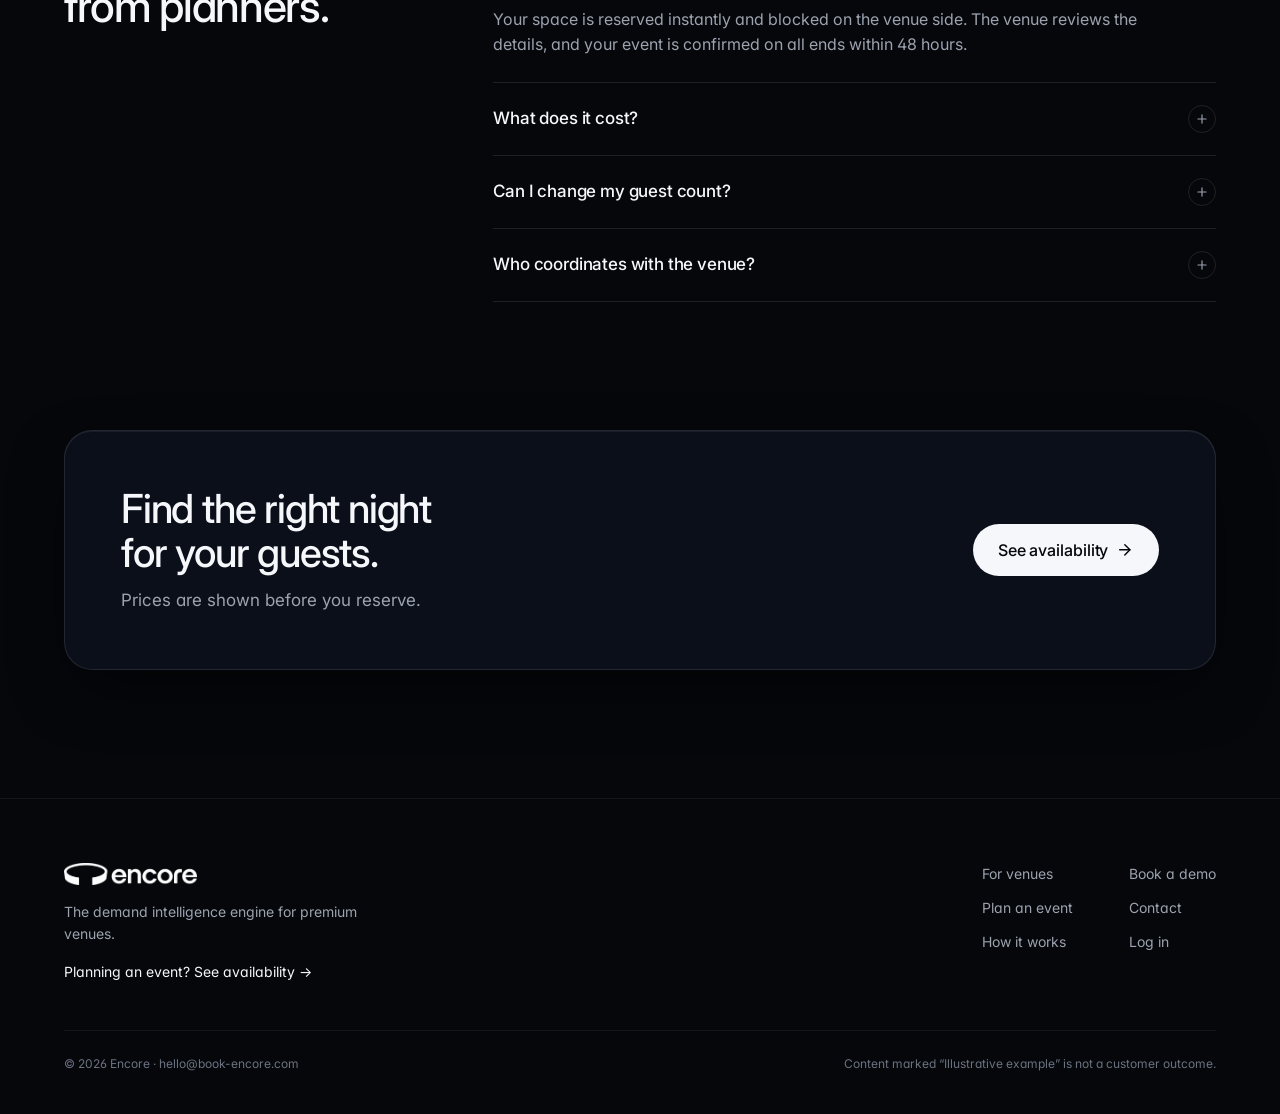
<file: for-corporate-events/index.html>
<!doctype html>
<html lang="en">
<head>
  <meta charset="UTF-8" />
  <title>Plan an Event | Encore</title>
  <meta name="robots" content="noindex" />
  <link rel="canonical" href="https://book-encore.com/plan/" />
  <meta http-equiv="refresh" content="0; url=/plan/" />
  <script>location.replace("/plan/" + location.search + ("" || location.hash));</script>
</head>
<body style="background:#05070B;color:#F5F7FA;font-family:system-ui,sans-serif">
  <p>This page has moved to <a href="/plan/" style="color:#6C8FFF">/plan/</a>.</p>
</body>
</html>
</file>
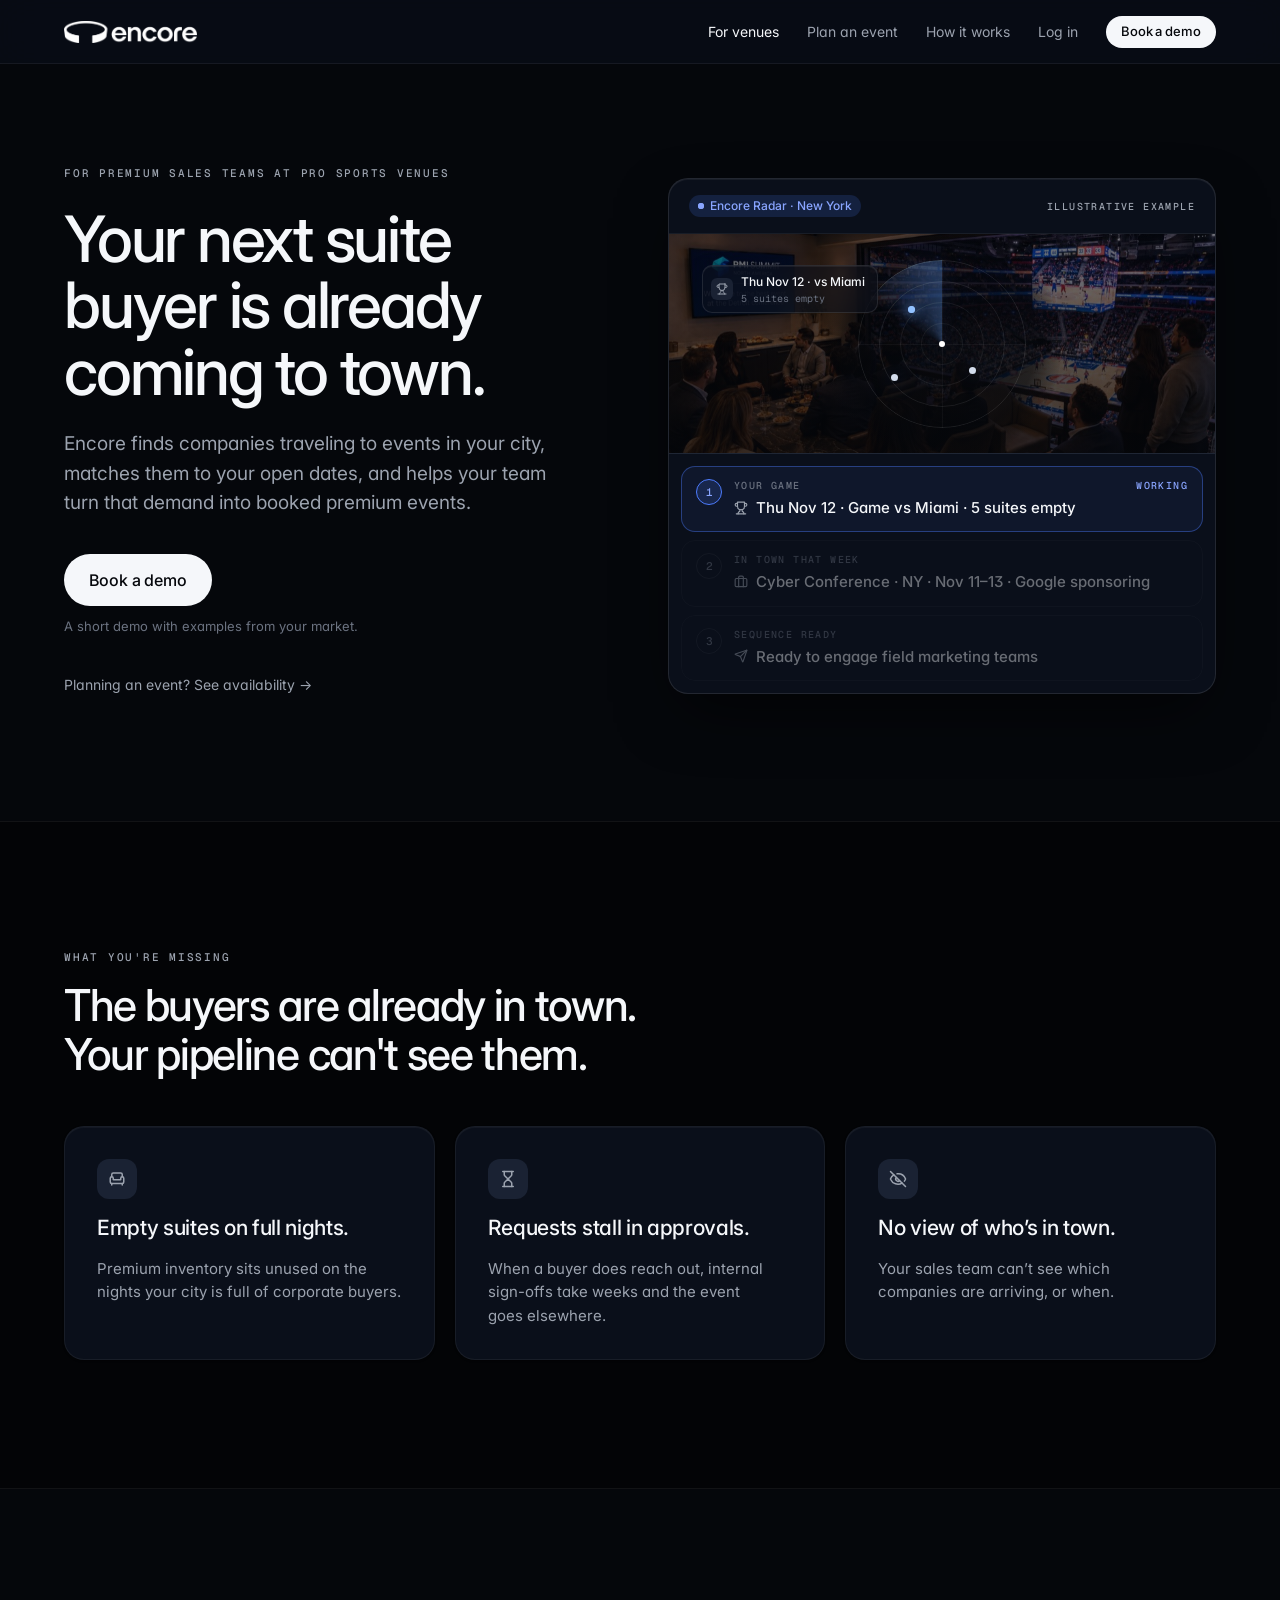
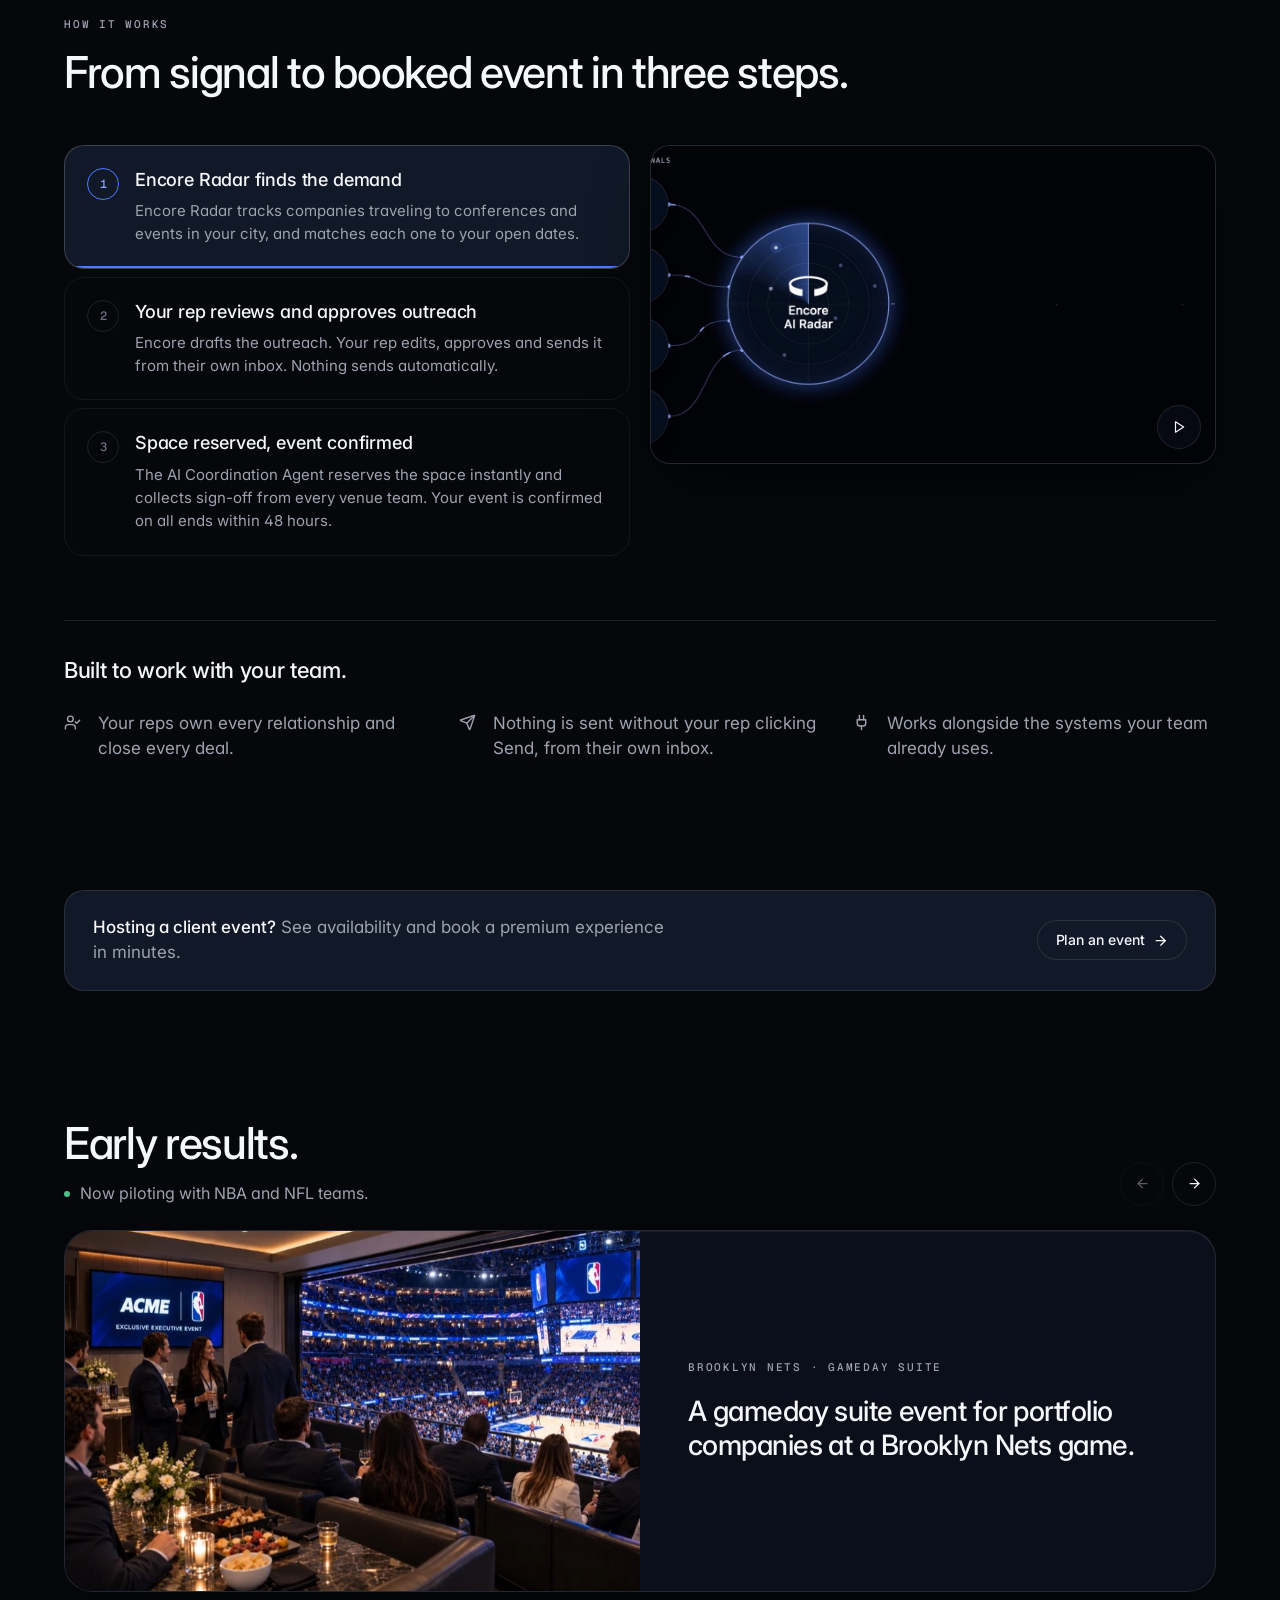
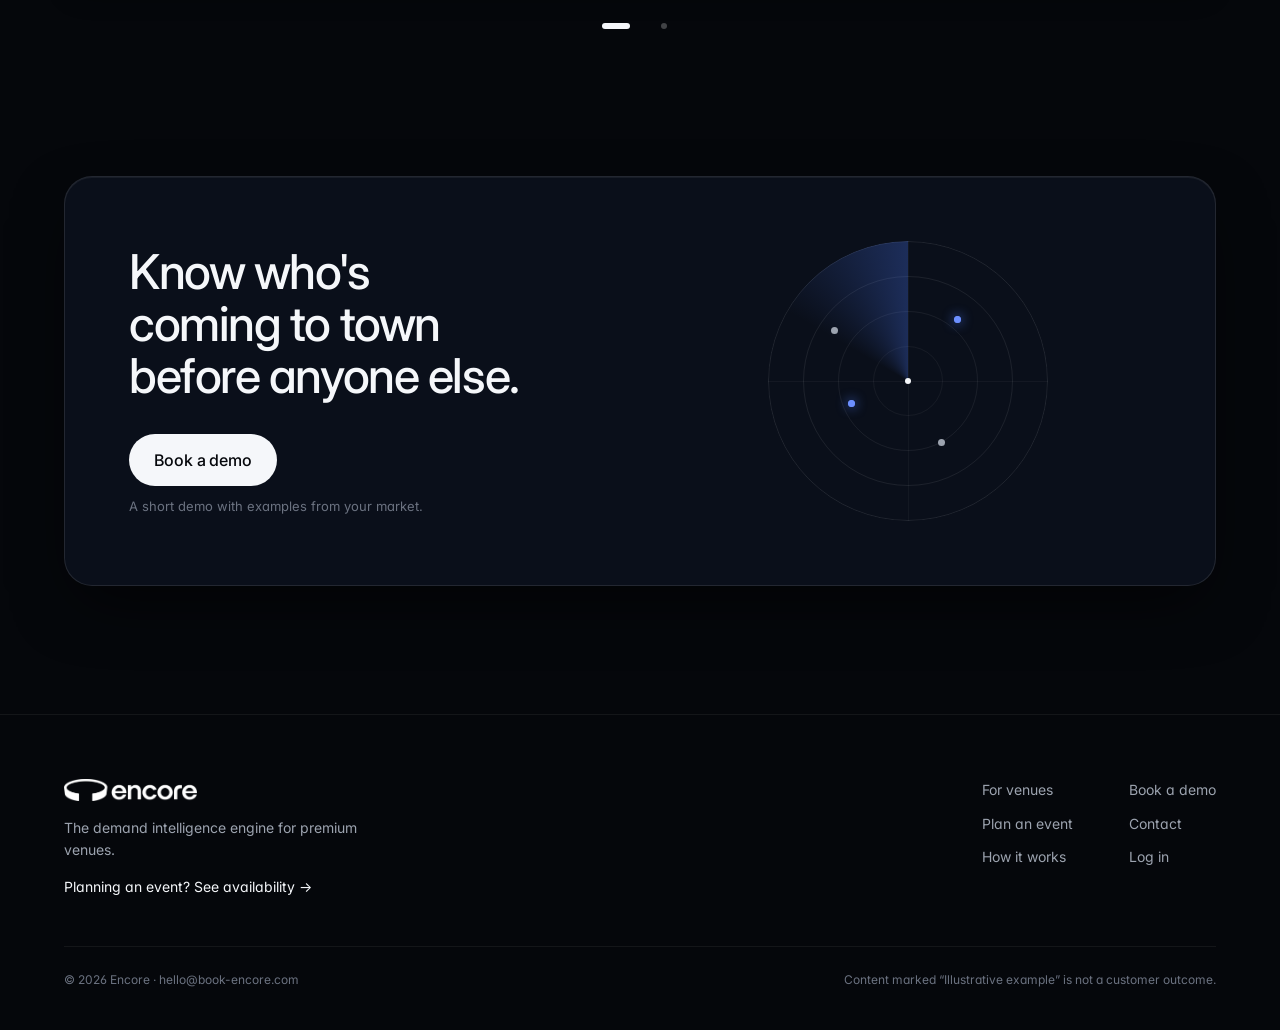
<file: how-it-works/index.html>
<!doctype html>
<html lang="en">
<head>
  <meta charset="UTF-8" />
  <title>How It Works | Encore</title>
  <meta name="robots" content="noindex" />
  <link rel="canonical" href="https://book-encore.com/#how-it-works" />
  <meta http-equiv="refresh" content="0; url=/#how-it-works" />
  <script>location.replace("/" + location.search + ("#how-it-works" || location.hash));</script>
</head>
<body style="background:#05070B;color:#F5F7FA;font-family:system-ui,sans-serif">
  <p>This page has moved to <a href="/#how-it-works" style="color:#6C8FFF">/#how-it-works</a>.</p>
</body>
</html>
</file>
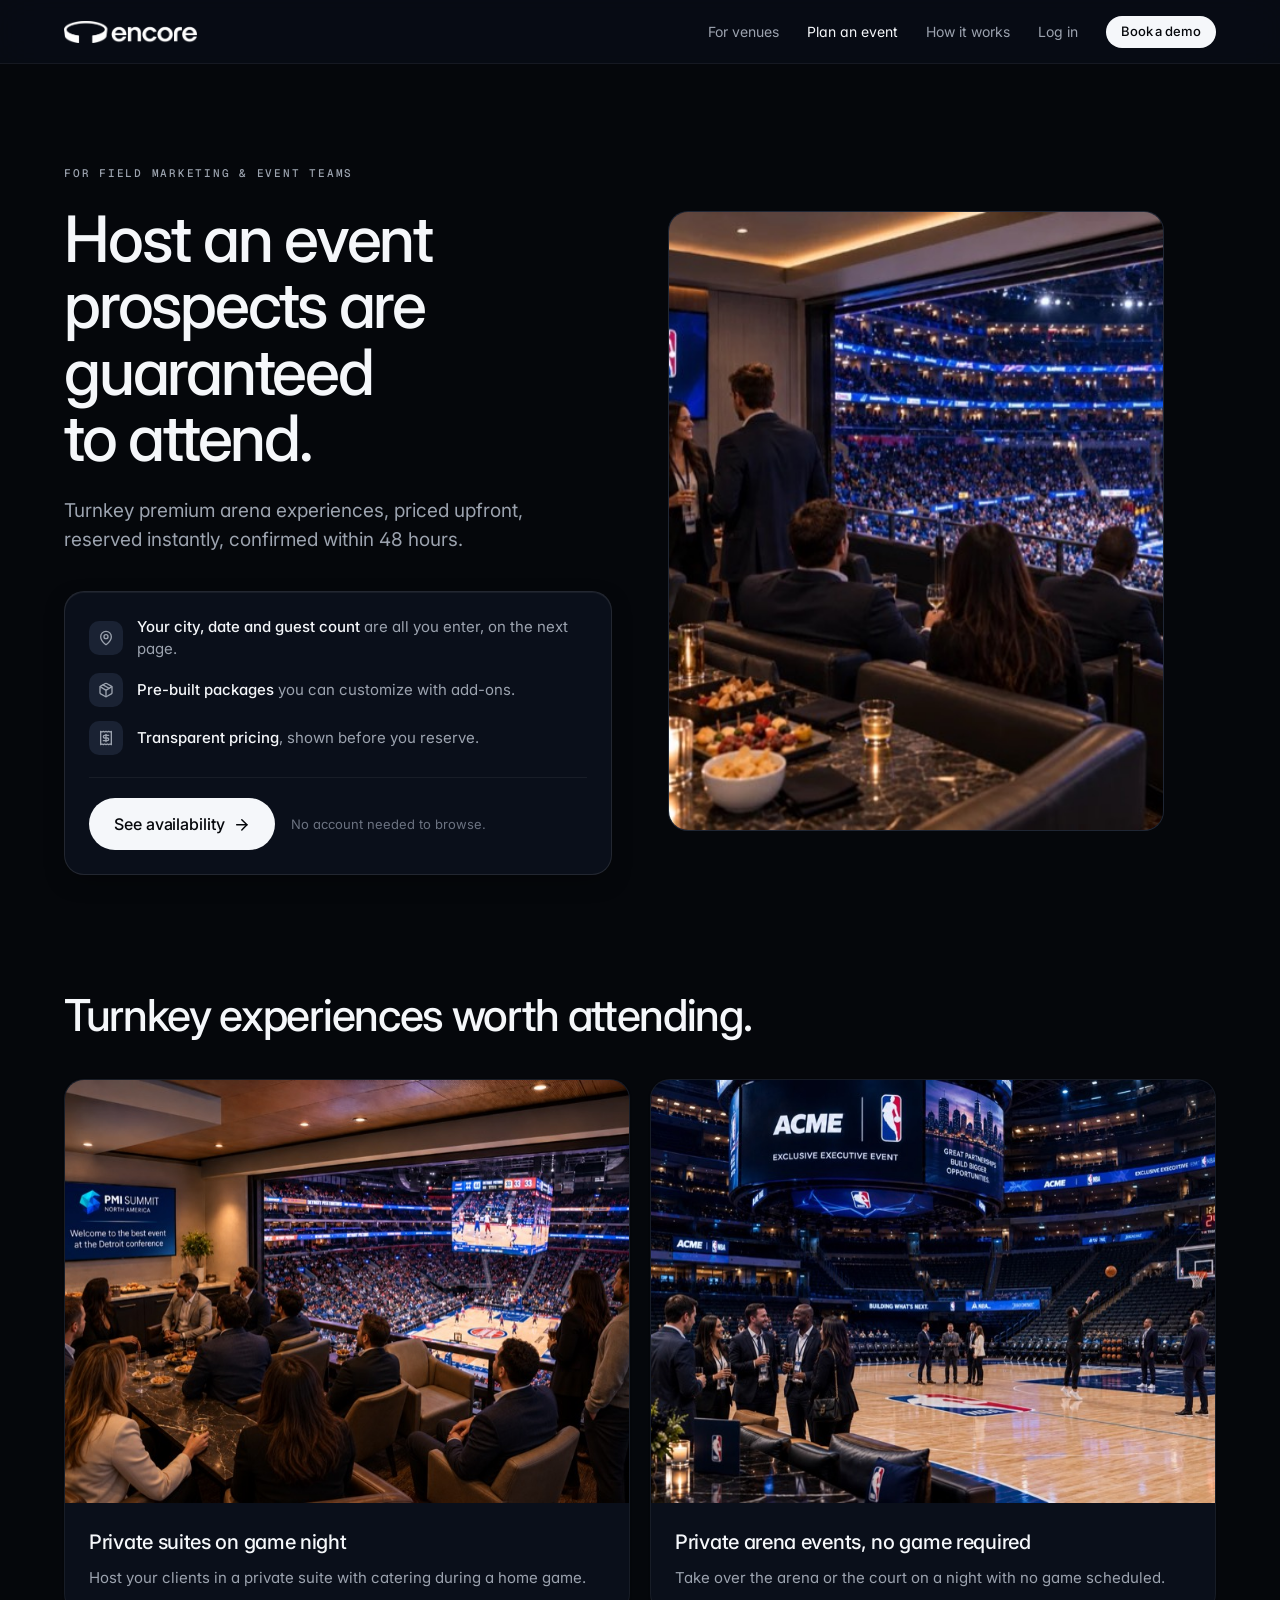
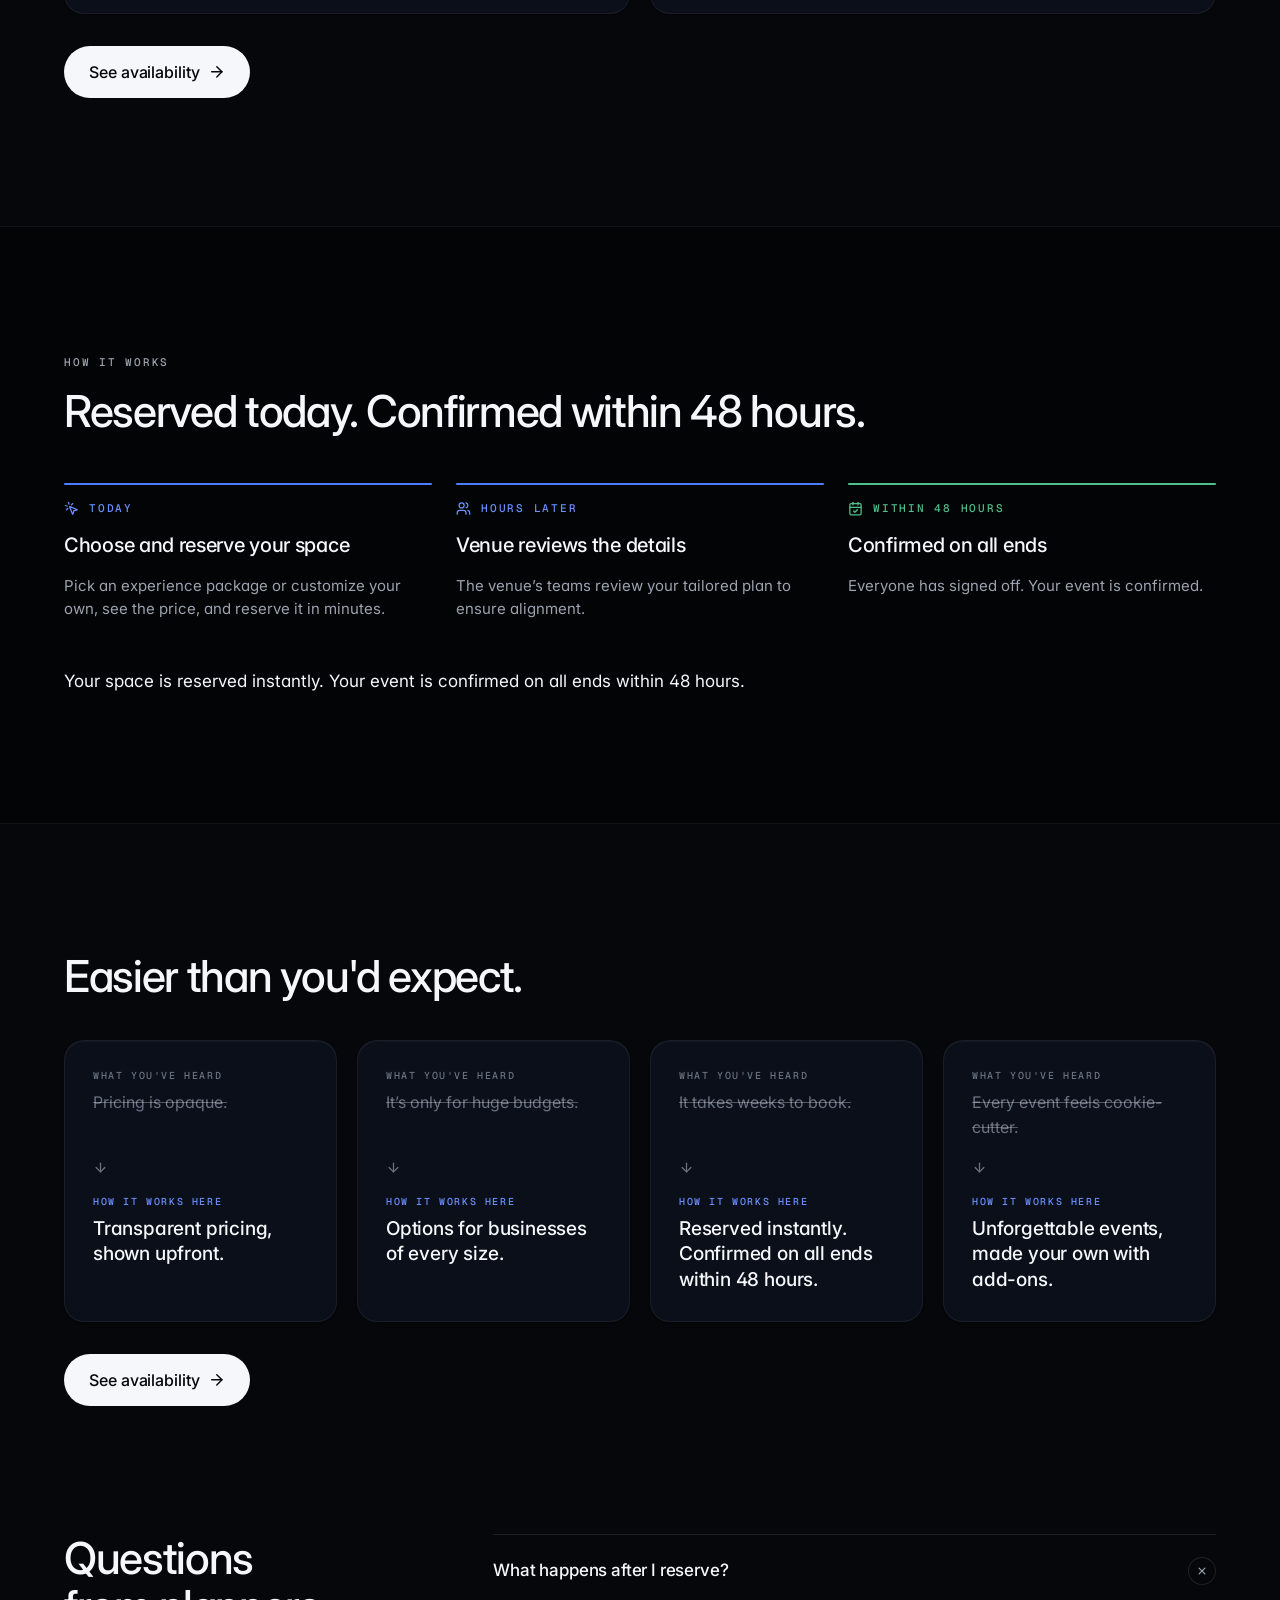
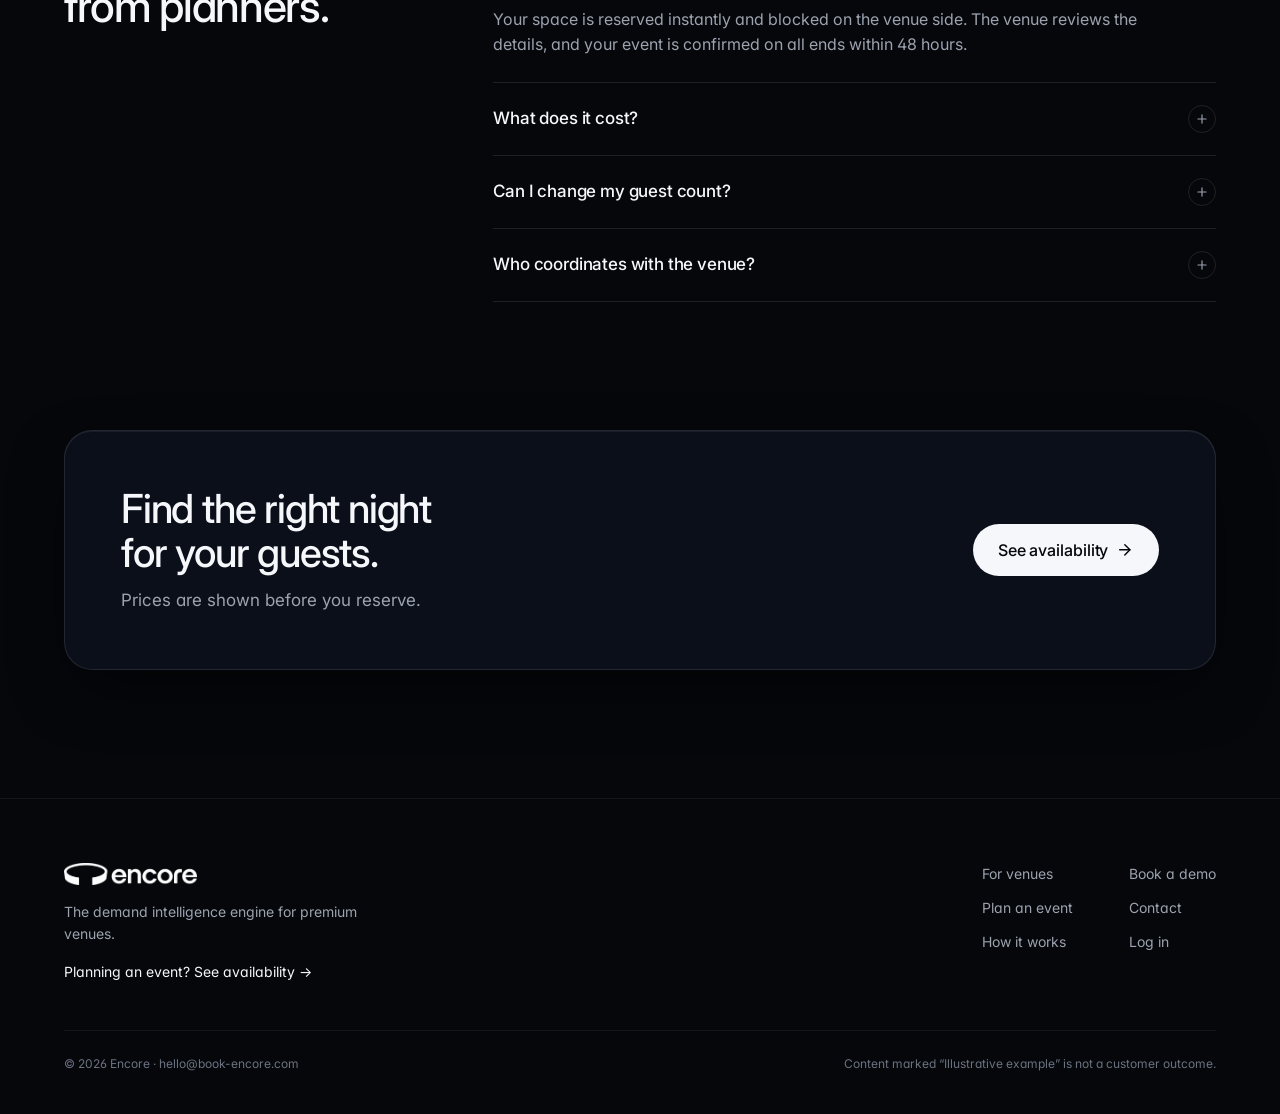
<file: plan/index.html>
<!doctype html>
<html lang="en">
<head>
  <meta charset="UTF-8" />
  <meta name="viewport" content="width=device-width, initial-scale=1, viewport-fit=cover" />
  <meta name="theme-color" content="#05070B" />
  <meta name="color-scheme" content="dark" />
  <title>Host Clients at a Premium Arena Event | Encore</title>
  <meta name="description" content="Premium arena experiences, priced upfront, reserved instantly, confirmed within 48 hours." />
  <link rel="canonical" href="https://book-encore.com/plan/" />

  <meta property="og:type" content="website" />
  <meta property="og:site_name" content="Encore" />
  <meta property="og:title" content="Host an event prospects are guaranteed to attend. | Encore" />
  <meta property="og:description" content="Premium arena experiences, priced upfront, reserved instantly, confirmed within 48 hours." />
  <meta property="og:url" content="https://book-encore.com/plan/" />
  <meta property="og:image" content="https://book-encore.com/assets/img/og-default.jpg" />
  <meta name="twitter:card" content="summary_large_image" />

  <link rel="icon" href="/assets/img/favicon-32.png" type="image/png" sizes="32x32" />
  <link rel="icon" href="/assets/img/favicon-512.png" type="image/png" sizes="512x512" />
  <link rel="apple-touch-icon" href="/assets/img/apple-touch-icon.png" />
  <link rel="preconnect" href="https://fonts.googleapis.com" />
  <link rel="preconnect" href="https://fonts.gstatic.com" crossorigin />
  <link href="https://fonts.googleapis.com/css2?family=Inter:wght@400;500;600&family=Geist+Mono:wght@400;500&display=swap" rel="stylesheet" />
  <link rel="stylesheet" href="/assets/css/site.css" />
  <script>document.documentElement.classList.add("js");</script>
</head>
<body>
  <a class="skip-link" href="#main">Skip to content</a>

  <header class="site-header">
    <nav class="container nav" aria-label="Primary">
      <a href="/" class="nav__logo" aria-label="Encore home"><img src="/assets/brand/encore-logo-white.png" alt="Encore" width="133" height="22" /></a>
      <div class="nav__links">
        <a href="/">For venues</a>
        <a href="/plan/" aria-current="page">Plan an event</a>
        <a href="#how-it-works">How it works</a>
        <a href="https://app-staging.book-encore.com/start" data-app-path="/start">Log in</a>
        <a href="/demo/" class="btn btn-primary btn-sm">Book a demo</a>
      </div>
      <button class="nav__toggle" type="button" data-nav-toggle aria-expanded="false" aria-controls="mobile-menu" aria-label="Menu">
        <svg class="i i-open" aria-hidden="true"><use href="/assets/img/icons.svg#menu"/></svg>
        <svg class="i i-close" aria-hidden="true"><use href="/assets/img/icons.svg#x"/></svg>
      </button>
    </nav>
    <nav id="mobile-menu" class="mobile-menu" data-mobile-menu aria-label="Mobile">
      <a href="/">For venues</a>
      <a href="/plan/" aria-current="page">Plan an event</a>
      <a href="#how-it-works">How it works</a>
      <a href="https://app-staging.book-encore.com/start" data-app-path="/start">Log in</a>
      <a href="/demo/" class="btn btn-primary btn-lg btn-block">Book a demo</a>
    </nav>
  </header>

  <main id="main">

    <section aria-labelledby="h1" class="container hero">
      <div>
        <p class="eyebrow">For field marketing &amp; event teams</p>
        <h1 id="h1" class="h1">Host an event prospects are guaranteed to attend.</h1>
        <p class="lede">Turnkey premium arena experiences, priced upfront, reserved instantly, confirmed within 48 hours.</p>
        <div class="next-step">
          <ul class="next-step__list">
            <li><span class="icon-tile"><svg class="i i-16" aria-hidden="true"><use href="/assets/img/icons.svg#map-pin"/></svg></span><span><b>Your city, date and guest count</b> are all you enter, on the next page.</span></li>
            <li><span class="icon-tile"><svg class="i i-16" aria-hidden="true"><use href="/assets/img/icons.svg#package"/></svg></span><span><b>Pre-built packages</b> you can customize with add-ons.</span></li>
            <li><span class="icon-tile"><svg class="i i-16" aria-hidden="true"><use href="/assets/img/icons.svg#receipt"/></svg></span><span><b>Transparent pricing</b>, shown before you reserve.</span></li>
          </ul>
          <div class="next-step__cta">
            <a href="https://app-staging.book-encore.com/plan" data-app-path="/plan" class="btn btn-primary btn-lg">See availability <svg class="i" aria-hidden="true"><use href="/assets/img/icons.svg#arrow-right"/></svg></a>
            <span class="cta-note">No account needed to browse.</span>
          </div>
        </div>
      </div>
      <div class="plan-photo"><img src="/assets/brand/testimonial-suite.jpg" srcset="/assets/brand/testimonial-suite-800.jpg 800w, /assets/brand/testimonial-suite.jpg 1126w" sizes="(max-width: 899px) 100vw, 560px" width="1126" height="751" alt="A private suite set for hosting clients during a game" decoding="async" /></div>
    </section>

    <section id="experiences" aria-labelledby="h-exp">
      <div class="container pad-b">
        <h2 id="h-exp" class="h2" data-reveal>Turnkey experiences worth attending.</h2>
        <div class="exp-grid">
          <article class="exp" data-reveal style="--delay:0ms">
            <div class="exp__media"><img src="/assets/brand/suite-gameday.jpg" srcset="/assets/brand/suite-gameday-800.jpg 800w, /assets/brand/suite-gameday.jpg 1536w" sizes="(max-width: 899px) 100vw, 580px" width="1536" height="1024" alt="Guests in a private suite during a home game, the court visible through the glass" loading="lazy" decoding="async" /></div>
            <div class="exp__body"><h3>Private suites on game night</h3><p>Host your clients in a private suite with catering during a home game.</p></div>
          </article>
          <article class="exp" data-reveal style="--delay:120ms">
            <div class="exp__media"><img src="/assets/brand/testimonial-court.jpg" srcset="/assets/brand/testimonial-court-800.jpg 800w, /assets/brand/testimonial-court.jpg 1536w" sizes="(max-width: 899px) 100vw, 580px" width="1536" height="1024" alt="A private event on the arena floor on a night with no game" loading="lazy" decoding="async" /></div>
            <div class="exp__body"><h3>Private arena events, no game required</h3><p>Take over the arena or the court on a night with no game scheduled.</p></div>
          </article>
        </div>
        <div class="after" data-reveal><a href="https://app-staging.book-encore.com/plan" data-app-path="/plan" class="btn btn-primary btn-lg">See availability <svg class="i" aria-hidden="true"><use href="/assets/img/icons.svg#arrow-right"/></svg></a></div>
      </div>
    </section>

    <section id="how-it-works" aria-labelledby="h-how" class="band-deep">
      <div class="container pad-t pad-b">
        <p class="eyebrow" data-reveal>How it works</p>
        <h2 id="h-how" class="h2" data-reveal>Reserved today. Confirmed within 48 hours.</h2>
        <ol class="timeline" data-trigger="timeline">
          <li style="--d:0ms">
            <div class="timeline__bar"><span></span></div>
            <span class="timeline__when"><svg class="i i-15" aria-hidden="true"><use href="/assets/img/icons.svg#mouse-pointer-click"/></svg>TODAY</span>
            <span class="timeline__t">Choose and reserve your space</span>
            <span class="timeline__b">Pick an experience package or customize your own, see the price, and reserve it in minutes.</span>
          </li>
          <li style="--d:450ms">
            <div class="timeline__bar"><span></span></div>
            <span class="timeline__when"><svg class="i i-15" aria-hidden="true"><use href="/assets/img/icons.svg#users"/></svg>HOURS LATER</span>
            <span class="timeline__t">Venue reviews the details</span>
            <span class="timeline__b">The venue’s teams review your tailored plan to ensure alignment.</span>
          </li>
          <li style="--d:900ms;--c:var(--status-positive);--wc:var(--status-positive)">
            <div class="timeline__bar"><span></span></div>
            <span class="timeline__when"><svg class="i i-15" aria-hidden="true"><use href="/assets/img/icons.svg#calendar-check"/></svg>WITHIN 48 HOURS</span>
            <span class="timeline__t">Confirmed on all ends</span>
            <span class="timeline__b">Everyone has signed off. Your event is confirmed.</span>
          </li>
        </ol>
        <p class="timeline-note" data-reveal>Your space is reserved instantly. Your event is confirmed on all ends within 48 hours.</p>
      </div>
    </section>

    <section aria-labelledby="h-myth">
      <div class="container pad-t">
        <h2 id="h-myth" class="h2" data-reveal>Easier than you'd expect.</h2>
        <div class="myths">
          <article class="myth" data-reveal style="--delay:0ms">
            <div class="myth__part"><span class="myth__label">WHAT YOU'VE HEARD</span><span class="myth__heard">Pricing is opaque.</span></div>
            <svg class="i i-15" aria-hidden="true"><use href="/assets/img/icons.svg#arrow-down"/></svg>
            <div class="myth__part"><span class="myth__label myth__label--accent">HOW IT WORKS HERE</span><span class="myth__here">Transparent pricing, shown upfront.</span></div>
          </article>
          <article class="myth" data-reveal style="--delay:100ms">
            <div class="myth__part"><span class="myth__label">WHAT YOU'VE HEARD</span><span class="myth__heard">It’s only for huge budgets.</span></div>
            <svg class="i i-15" aria-hidden="true"><use href="/assets/img/icons.svg#arrow-down"/></svg>
            <div class="myth__part"><span class="myth__label myth__label--accent">HOW IT WORKS HERE</span><span class="myth__here">Options for businesses of every size.</span></div>
          </article>
          <article class="myth" data-reveal style="--delay:200ms">
            <div class="myth__part"><span class="myth__label">WHAT YOU'VE HEARD</span><span class="myth__heard">It takes weeks to book.</span></div>
            <svg class="i i-15" aria-hidden="true"><use href="/assets/img/icons.svg#arrow-down"/></svg>
            <div class="myth__part"><span class="myth__label myth__label--accent">HOW IT WORKS HERE</span><span class="myth__here">Reserved instantly. Confirmed on all ends within 48 hours.</span></div>
          </article>
          <article class="myth" data-reveal style="--delay:300ms">
            <div class="myth__part"><span class="myth__label">WHAT YOU'VE HEARD</span><span class="myth__heard">Every event feels cookie-cutter.</span></div>
            <svg class="i i-15" aria-hidden="true"><use href="/assets/img/icons.svg#arrow-down"/></svg>
            <div class="myth__part"><span class="myth__label myth__label--accent">HOW IT WORKS HERE</span><span class="myth__here">Unforgettable events, made your own with add-ons.</span></div>
          </article>
        </div>
        <div class="after" data-reveal><a href="https://app-staging.book-encore.com/plan" data-app-path="/plan" class="btn btn-primary btn-lg">See availability <svg class="i" aria-hidden="true"><use href="/assets/img/icons.svg#arrow-right"/></svg></a></div>
      </div>
    </section>

    <section id="faq" aria-labelledby="h-faq">
      <div class="container pad-t faq">
        <h2 id="h-faq" class="h2">Questions from planners.</h2>
        <div class="faq__list">
          <div class="faq__item">
            <button type="button" class="faq__q" aria-expanded="true" aria-controls="pfaq-a0" id="pfaq-q0"><span>What happens after I reserve?</span><span class="faq__icon"><svg class="i i-14" aria-hidden="true"><use href="/assets/img/icons.svg#plus"/></svg></span></button>
            <div class="faq__a is-open" id="pfaq-a0" role="region" aria-labelledby="pfaq-q0"><div><p>Your space is reserved instantly and blocked on the venue side. The venue reviews the details, and your event is confirmed on all ends within 48 hours.</p></div></div>
          </div>
          <div class="faq__item">
            <button type="button" class="faq__q" aria-expanded="false" aria-controls="pfaq-a1" id="pfaq-q1"><span>What does it cost?</span><span class="faq__icon"><svg class="i i-14" aria-hidden="true"><use href="/assets/img/icons.svg#plus"/></svg></span></button>
            <div class="faq__a" id="pfaq-a1" role="region" aria-labelledby="pfaq-q1"><div><p>Every experience shows its price upfront, before you reserve. Add-ons are priced individually so you see the full total as you build your event.</p></div></div>
          </div>
          <div class="faq__item">
            <button type="button" class="faq__q" aria-expanded="false" aria-controls="pfaq-a2" id="pfaq-q2"><span>Can I change my guest count?</span><span class="faq__icon"><svg class="i i-14" aria-hidden="true"><use href="/assets/img/icons.svg#plus"/></svg></span></button>
            <div class="faq__a" id="pfaq-a2" role="region" aria-labelledby="pfaq-q2"><div><p>Yes. Update your guest count from your reservation and the venue adjusts the details before your event is confirmed.</p></div></div>
          </div>
          <div class="faq__item">
            <button type="button" class="faq__q" aria-expanded="false" aria-controls="pfaq-a3" id="pfaq-q3"><span>Who coordinates with the venue?</span><span class="faq__icon"><svg class="i i-14" aria-hidden="true"><use href="/assets/img/icons.svg#plus"/></svg></span></button>
            <div class="faq__a" id="pfaq-a3" role="region" aria-labelledby="pfaq-q3"><div><p>Encore coordinates with the venue’s events, food and beverage, and operations teams, so you have one point of contact from reservation to event day.</p></div></div>
          </div>
        </div>
      </div>
    </section>

    <section aria-labelledby="h-final">
      <div class="container pad-t pad-b">
        <div class="closer closer--row" data-reveal>
          <div style="max-width:560px">
            <h2 id="h-final">Find the right night for your guests.</h2>
            <p>Prices are shown before you reserve.</p>
          </div>
          <a href="https://app-staging.book-encore.com/plan" data-app-path="/plan" class="btn btn-primary btn-lg">See availability <svg class="i" aria-hidden="true"><use href="/assets/img/icons.svg#arrow-right"/></svg></a>
        </div>
      </div>
    </section>

  </main>

  <footer class="site-footer">
    <div class="container footer__inner">
      <div class="footer__top">
        <div class="footer__brand">
          <a href="/" aria-label="Encore home"><img src="/assets/brand/encore-logo-white.png" alt="Encore" width="133" height="22" loading="lazy" /></a>
          <p>The demand intelligence engine for premium venues.</p>
          <a href="https://app-staging.book-encore.com/plan" data-app-path="/plan" class="footer__app">Planning an event? See availability →</a>
        </div>
        <nav class="footer__nav" aria-label="Footer">
          <a href="/">For venues</a>
          <a href="/demo/">Book a demo</a>
          <a href="/plan/">Plan an event</a>
          <a href="mailto:hello@book-encore.com">Contact</a>
          <a href="#how-it-works">How it works</a>
          <a href="https://app-staging.book-encore.com/start" data-app-path="/start">Log in</a>
        </nav>
      </div>
      <div class="footer__legal">
        <span>© <span data-year>2026</span> Encore · <a href="mailto:hello@book-encore.com">hello@book-encore.com</a></span>
        <span>Content marked “Illustrative example” is not a customer outcome.</span>
      </div>
    </div>
  </footer>

  <script src="/assets/js/site.js" defer></script>
</body>
</html>
</file>
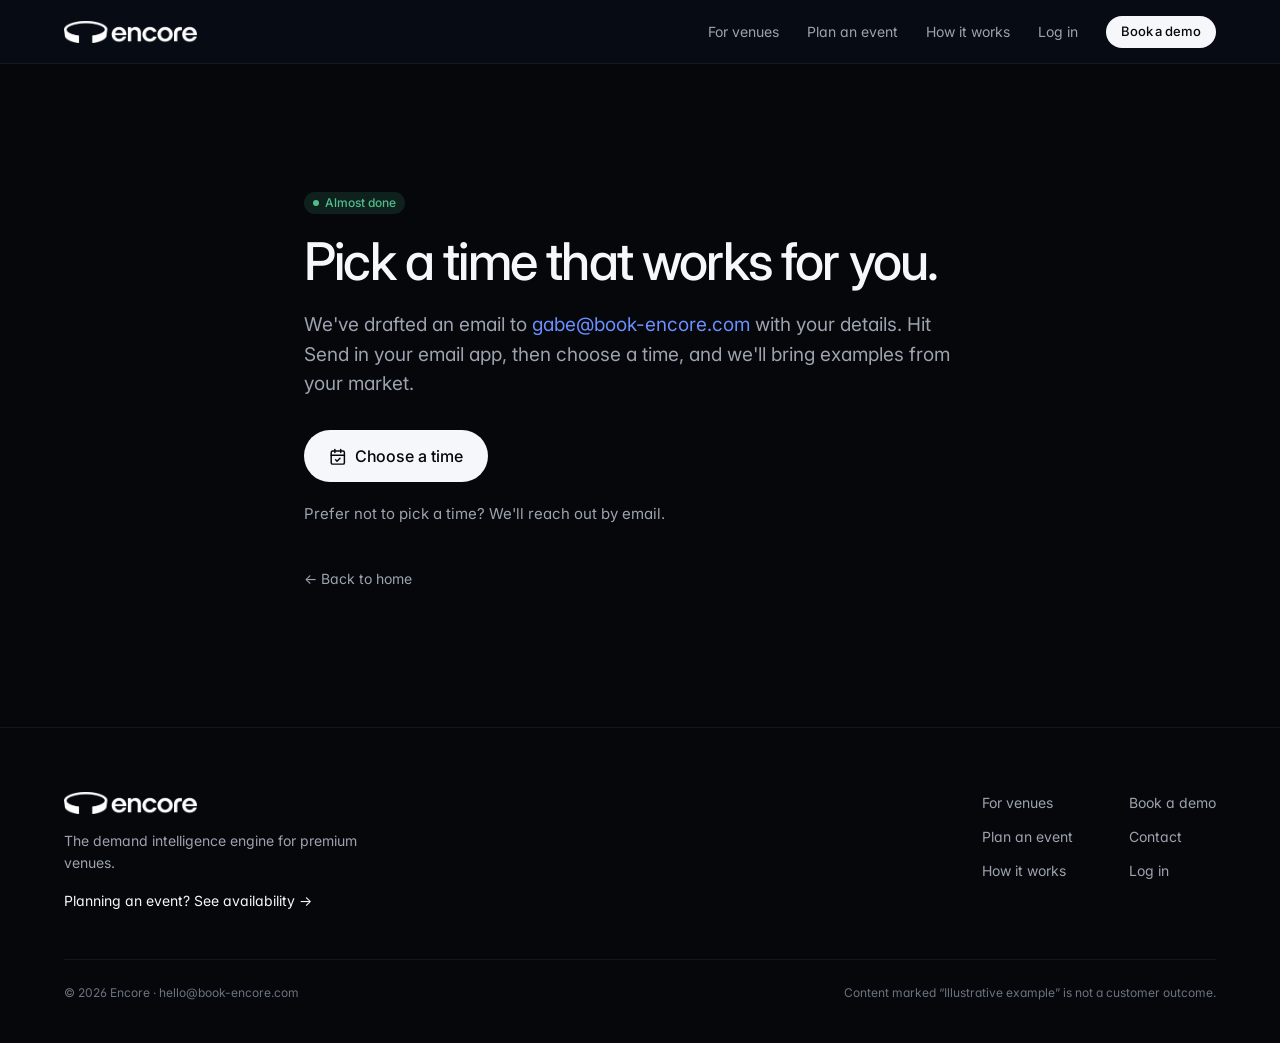
<file: thanks/index.html>
<!doctype html>
<html lang="en">
<head>
  <meta charset="UTF-8" />
  <meta name="viewport" content="width=device-width, initial-scale=1, viewport-fit=cover" />
  <meta name="theme-color" content="#05070B" />
  <meta name="color-scheme" content="dark" />
  <title>Request Received | Encore</title>
  <meta name="description" content="Your demo request." />
  <meta name="robots" content="noindex" />
  <link rel="canonical" href="https://book-encore.com/thanks/" />

  <meta property="og:type" content="website" />
  <meta property="og:site_name" content="Encore" />
  <meta property="og:title" content="Request Received | Encore" />
  <meta property="og:description" content="Your demo request." />
  <meta property="og:url" content="https://book-encore.com/thanks/" />
  <meta property="og:image" content="https://book-encore.com/assets/img/og-default.jpg" />
  <meta name="twitter:card" content="summary_large_image" />

  <link rel="icon" href="/assets/img/favicon-32.png" type="image/png" sizes="32x32" />
  <link rel="icon" href="/assets/img/favicon-512.png" type="image/png" sizes="512x512" />
  <link rel="apple-touch-icon" href="/assets/img/apple-touch-icon.png" />
  <link rel="preconnect" href="https://fonts.googleapis.com" />
  <link rel="preconnect" href="https://fonts.gstatic.com" crossorigin />
  <link href="https://fonts.googleapis.com/css2?family=Inter:wght@400;500;600&family=Geist+Mono:wght@400;500&display=swap" rel="stylesheet" />
  <link rel="stylesheet" href="/assets/css/site.css" />
  <script>document.documentElement.classList.add("js");</script>
</head>
<body>
  <a class="skip-link" href="#main">Skip to content</a>

  <header class="site-header">
    <nav class="container nav" aria-label="Primary">
      <a href="/" class="nav__logo" aria-label="Encore home"><img src="/assets/brand/encore-logo-white.png" alt="Encore" width="133" height="22" /></a>
      <div class="nav__links">
        <a href="/">For venues</a>
        <a href="/plan/">Plan an event</a>
        <a href="/#how-it-works">How it works</a>
        <a href="https://app-staging.book-encore.com/start" data-app-path="/start">Log in</a>
        <a href="/demo/" class="btn btn-primary btn-sm">Book a demo</a>
      </div>
      <button class="nav__toggle" type="button" data-nav-toggle aria-expanded="false" aria-controls="mobile-menu" aria-label="Menu">
        <svg class="i i-open" aria-hidden="true"><use href="/assets/img/icons.svg#menu"/></svg>
        <svg class="i i-close" aria-hidden="true"><use href="/assets/img/icons.svg#x"/></svg>
      </button>
    </nav>
    <nav id="mobile-menu" class="mobile-menu" data-mobile-menu aria-label="Mobile">
      <a href="/">For venues</a>
      <a href="/plan/">Plan an event</a>
      <a href="/#how-it-works">How it works</a>
      <a href="https://app-staging.book-encore.com/start" data-app-path="/start">Log in</a>
      <a href="/demo/" class="btn btn-primary btn-lg btn-block">Book a demo</a>
    </nav>
  </header>

  <main id="main" class="container thanks">
    <span class="badge badge--positive"><span class="badge__dot"></span>Almost done</span>
    <h1>Pick a time that works for you.</h1>
    <p class="lede">We've drafted an email to <a href="mailto:gabe@book-encore.com">gabe@book-encore.com</a> with your details. Hit Send in your email app, then choose a time, and we'll bring examples from your market.</p>
    <a href="https://calendar.app.google/6KHFfEngVETtsaE66" data-calendar target="_blank" rel="noopener" class="btn btn-primary btn-lg"><svg class="i" aria-hidden="true"><use href="/assets/img/icons.svg#calendar-check"/></svg>Choose a time</a>
    <p class="thanks__small">Prefer not to pick a time? We'll reach out by email.</p>
    <div class="thanks__fallback" data-thanks-fallback hidden>
      <span>Email app didn't open?</span>
      <a href="mailto:gabe@book-encore.com" class="link-btn" data-mailto-again>Open email again</a>
      <button type="button" class="link-btn" data-copy>Copy details</button>
      <span data-copy-status aria-live="polite"></span>
    </div>
    <a href="/" class="text-link" style="margin-top:12px">← Back to home</a>
  </main>

  <footer class="site-footer">
    <div class="container footer__inner">
      <div class="footer__top">
        <div class="footer__brand">
          <a href="/" aria-label="Encore home"><img src="/assets/brand/encore-logo-white.png" alt="Encore" width="133" height="22" loading="lazy" /></a>
          <p>The demand intelligence engine for premium venues.</p>
          <a href="https://app-staging.book-encore.com/plan" data-app-path="/plan" class="footer__app">Planning an event? See availability →</a>
        </div>
        <nav class="footer__nav" aria-label="Footer">
          <a href="/">For venues</a>
          <a href="/demo/">Book a demo</a>
          <a href="/plan/">Plan an event</a>
          <a href="mailto:hello@book-encore.com">Contact</a>
          <a href="/plan/#how-it-works">How it works</a>
          <a href="https://app-staging.book-encore.com/start" data-app-path="/start">Log in</a>
        </nav>
      </div>
      <div class="footer__legal">
        <span>© <span data-year>2026</span> Encore · <a href="mailto:hello@book-encore.com">hello@book-encore.com</a></span>
        <span>Content marked “Illustrative example” is not a customer outcome.</span>
      </div>
    </div>
  </footer>

  <script src="/assets/js/site.js" defer></script>
</body>
</html>
</file>
<file: assets/css/site.css>
/* ==========================================================================
   Encore — site styles (Encore Design System, dark)
   Ported from the Claude Design project (Home, Plan, Demo, Thanks).
   ========================================================================== */

/* ---- Tokens ------------------------------------------------------------- */
:root {
  /* Deep Midnight — primary neutrals */
  --midnight-950: #05070B; --midnight-900: #0A0F1A; --midnight-800: #111827;
  --midnight-700: #1A2233; --midnight-600: #252F43; --midnight-500: #3A4458;
  /* Signal Blue — accent */
  --signal-600: #3A66E6; --signal-500: #4D7CFF; --signal-400: #6C8FFF;
  --signal-300: #89A5FF; --signal-100: #DCE5FF;
  --signal-a08: rgba(77,124,255,.08); --signal-a16: rgba(77,124,255,.16); --signal-a32: rgba(77,124,255,.32);
  /* Supporting */
  --soft-white: #F5F7FA; --muted-gray: #9CA3AF; --gray-500: #6B7280; --gray-300: #D1D5DB; --white: #FFFFFF;
  --status-positive: #4FBF8B; --status-caution: #E0B25A; --status-negative: #E5676B;
  /* Semantic */
  --bg-page: var(--midnight-950); --bg-deep: #030406;
  --surface-1: var(--midnight-900); --surface-2: var(--midnight-800); --surface-3: var(--midnight-700);
  --border-subtle: rgba(255,255,255,.06); --border-default: rgba(255,255,255,.10);
  --border-strong: rgba(255,255,255,.18); --border-focus: var(--signal-500);
  --text-primary: var(--soft-white); --text-secondary: var(--muted-gray); --text-tertiary: var(--gray-500);
  --text-inverse: var(--midnight-950); --text-accent: var(--signal-400);
  --glass: rgba(10,15,26,.64);
  /* Type */
  --font-sans: "Inter", "SF Pro Display", -apple-system, "Helvetica Neue", Arial, sans-serif;
  --font-mono: "Geist Mono", ui-monospace, Menlo, monospace;
  /* Effects */
  --shadow-card: inset 0 1px 0 rgba(255,255,255,.04), 0 1px 2px rgba(0,0,0,.4);
  --shadow-raised: inset 0 1px 0 rgba(255,255,255,.06), 0 8px 24px -8px rgba(0,0,0,.5);
  --shadow-pop: inset 0 1px 0 rgba(255,255,255,.06), 0 24px 64px -16px rgba(0,0,0,.7);
  --glow-signal: 0 0 0 1px rgba(77,124,255,.45), 0 0 32px rgba(77,124,255,.22);
  --blur-glass: saturate(140%) blur(20px);
  --ease-out: cubic-bezier(.22,1,.36,1);
  --gutter: 24px;
  --nav-h: 64px;
}

/* ---- Base --------------------------------------------------------------- */
*, *::before, *::after { box-sizing: border-box; }
html { scroll-behavior: smooth; -webkit-text-size-adjust: 100%; text-size-adjust: 100%; }
html, body {
  margin: 0; background: var(--bg-page); color: var(--text-primary);
  font-family: var(--font-sans); font-size: 16px; line-height: 1.55;
  -webkit-font-smoothing: antialiased; font-feature-settings: "cv11", "ss01";
}
body { overflow-x: clip; min-height: 100vh; display: flex; flex-direction: column; }
main { flex: 1; }
img, video, svg { display: block; max-width: 100%; }
a { color: var(--signal-400); text-decoration: none; transition: color 200ms var(--ease-out); }
a:hover { color: var(--signal-300); }
button { font: inherit; -webkit-tap-highlight-color: transparent; }
::selection { background: var(--signal-a32); color: var(--white); }
:focus-visible { outline: 2px solid var(--signal-500); outline-offset: 3px; border-radius: 6px; }
h1, h2, h3, p, figure, ol, ul, dl, dd { margin: 0; }

.skip-link { position: absolute; left: 12px; top: -48px; z-index: 100; padding: 10px 16px; border-radius: 999px; background: var(--soft-white); color: var(--text-inverse); font-weight: 500; }
.skip-link:focus { top: 12px; color: var(--text-inverse); }

@keyframes enc-sweep { to { transform: rotate(360deg); } }
@keyframes enc-pulse { 0% { transform: scale(.6); opacity: .9; } 100% { transform: scale(2.4); opacity: 0; } }

.i { width: 18px; height: 18px; flex: none; }
.i-12 { width: 12px; height: 12px; } .i-13 { width: 13px; height: 13px; } .i-14 { width: 14px; height: 14px; }
.i-15 { width: 15px; height: 15px; } .i-16 { width: 16px; height: 16px; } .i-17 { width: 17px; height: 17px; }

.container { width: 100%; max-width: 1200px; margin: 0 auto; padding-left: var(--gutter); padding-right: var(--gutter); }
.pad-t { padding-top: clamp(80px, 10vw, 128px); }
.pad-b { padding-bottom: clamp(80px, 10vw, 128px); }
[id] { scroll-margin-top: var(--nav-h); }

/* ---- Type helpers ------------------------------------------------------- */
.eyebrow { font: 500 11px/1.4 var(--font-mono); letter-spacing: .16em; text-transform: uppercase; color: var(--text-secondary); }
.eyebrow--dim { color: var(--text-tertiary); }
.eyebrow--accent { color: var(--text-accent); }
.mono-tag { font: 500 10px var(--font-mono); letter-spacing: .14em; color: var(--text-secondary); text-transform: uppercase; }
.h1 { font-size: clamp(38px, 5.6vw, 64px); line-height: 1.04; letter-spacing: -0.035em; font-weight: 500; text-wrap: balance; }
.h2 { font-size: clamp(30px, 3.6vw, 44px); line-height: 1.1; letter-spacing: -0.03em; font-weight: 500; text-wrap: balance; }
.lede { font-size: clamp(17px, 1.6vw, 19px); line-height: 1.55; color: var(--text-secondary); text-wrap: pretty; }
.eyebrow + .h1 { margin-top: 24px; }
.eyebrow + .h2 { margin-top: 16px; }
.h1 + .lede { margin-top: 24px; }
.dot { width: 6px; height: 6px; border-radius: 50%; flex: none; background: var(--status-positive); }
.cta-note { font-size: 13px; color: var(--text-tertiary); }
.cta-stack { display: flex; flex-direction: column; align-items: flex-start; gap: 10px; }

/* ---- Buttons ------------------------------------------------------------ */
.btn {
  display: inline-flex; align-items: center; justify-content: center; gap: 8px;
  height: 40px; padding: 0 18px; border-radius: 999px; border: 1px solid transparent;
  font: 500 14px/1 var(--font-sans); letter-spacing: -0.005em; white-space: nowrap; cursor: pointer;
  transition: background 200ms var(--ease-out), color 200ms var(--ease-out), transform 200ms var(--ease-out);
}
.btn:active { transform: scale(.98); }
.btn-sm { height: 32px; padding: 0 14px; font-size: 13px; }
.btn-lg { height: 52px; padding: 0 24px; font-size: 16px; }
.btn .i { width: 1.1em; height: 1.1em; }
.btn-primary { background: var(--soft-white); color: var(--text-inverse); }
.btn-primary:hover { background: var(--white); color: var(--text-inverse); }
.btn-secondary { background: var(--surface-2); color: var(--text-primary); border-color: var(--border-default); }
.btn-secondary:hover { background: var(--surface-3); color: var(--text-primary); }
.btn-block { width: 100%; }
.btn[disabled] { opacity: .4; cursor: not-allowed; }

/* ---- Badge -------------------------------------------------------------- */
.badge { display: inline-flex; align-items: center; gap: 6px; height: 22px; padding: 0 9px; border-radius: 999px; font: 500 12px/1 var(--font-sans); white-space: nowrap; }
.badge--signal { background: var(--signal-a16); color: var(--signal-300); }
.badge--positive { background: rgba(79,191,139,.14); color: var(--status-positive); }
.badge__dot { position: relative; width: 6px; height: 6px; }
.badge__dot::before, .badge__dot::after { content: ""; position: absolute; inset: 0; border-radius: 99px; background: currentColor; }
.badge__dot::after { display: none; }
.badge--live .badge__dot::after { display: block; animation: enc-pulse 2.4s var(--ease-out) infinite; }

/* ---- Radar sweep -------------------------------------------------------- */
.radar { position: relative; width: var(--size, 320px); max-width: 100%; aspect-ratio: 1; border-radius: 50%; overflow: hidden; flex: none; }
.radar__ring { position: absolute; left: 50%; top: 50%; border-radius: 50%; transform: translate(-50%, -50%); }
.radar__ring:nth-child(1) { width: 25%;  height: 25%;  border: 1px solid rgba(255,255,255,.05); }
.radar__ring:nth-child(2) { width: 50%;  height: 50%;  border: 1px solid rgba(255,255,255,.065); }
.radar__ring:nth-child(3) { width: 75%;  height: 75%;  border: 1px solid rgba(255,255,255,.08); }
.radar__ring:nth-child(4) { width: 100%; height: 100%; border: 1px solid rgba(255,255,255,.095); }
.radar__axis-v { position: absolute; left: 50%; top: 0; bottom: 0; width: 1px; background: rgba(255,255,255,.04); }
.radar__axis-h { position: absolute; top: 50%; left: 0; right: 0; height: 1px; background: rgba(255,255,255,.04); }
.radar__sweep { position: absolute; inset: 0; border-radius: 50%; background: conic-gradient(from 0deg, rgba(77,124,255,0) 0deg, rgba(77,124,255,0) 300deg, rgba(77,124,255,.28) 360deg); animation: enc-sweep 6s linear infinite; }
.radar__center { position: absolute; left: 50%; top: 50%; width: 6px; height: 6px; margin: -3px; border-radius: 99px; background: var(--soft-white); }
.blip { position: absolute; width: 0; height: 0; transition: opacity 600ms var(--ease-out); }
.blip::before, .blip::after { content: ""; position: absolute; width: 7px; height: 7px; left: -3.5px; top: -3.5px; border-radius: 99px; }
.blip::before { background: var(--muted-gray); transition: background 400ms, box-shadow 400ms; }
.blip.is-strong::before { background: var(--signal-400); box-shadow: 0 0 12px var(--signal-500); }
.blip.is-strong::after { border: 1px solid var(--signal-400); animation: enc-pulse 3s var(--ease-out) infinite; animation-delay: var(--d, 0s); }
.blip.is-hidden { opacity: 0; }

/* ---- Header / nav ------------------------------------------------------- */
.site-header {
  position: sticky; top: 0; z-index: 50; height: var(--nav-h);
  background: var(--glass); -webkit-backdrop-filter: var(--blur-glass); backdrop-filter: var(--blur-glass);
  border-bottom: 1px solid var(--border-subtle);
}
.nav { height: 100%; display: flex; align-items: center; justify-content: space-between; gap: 24px; }
.nav__logo { display: flex; align-items: center; min-height: 44px; }
.nav__logo img { height: 22px; width: auto; }
.nav__links { display: flex; align-items: center; gap: 28px; font-size: 14px; }
.nav__links a:not(.btn) { color: var(--text-secondary); padding: 8px 0; }
.nav__links a:not(.btn):hover, .nav__links a[aria-current="page"] { color: var(--text-primary); }
.nav__toggle {
  display: none; width: 44px; height: 44px; place-items: center; padding: 0;
  background: transparent; border: 1px solid var(--border-default); border-radius: 999px; color: var(--text-primary); cursor: pointer;
}
.nav__toggle .i-close { display: none; }
.nav__toggle[aria-expanded="true"] .i-open { display: none; }
.nav__toggle[aria-expanded="true"] .i-close { display: block; }
.mobile-menu {
  display: none; position: absolute; top: var(--nav-h); left: 0; right: 0;
  max-height: calc(100dvh - var(--nav-h)); overflow-y: auto; overscroll-behavior: contain;
  background: var(--surface-1); border-bottom: 1px solid var(--border-default);
  padding: 12px var(--gutter) calc(24px + env(safe-area-inset-bottom)); flex-direction: column; font-size: 17px;
  box-shadow: 0 24px 48px -16px rgba(0,0,0,.6);
}
.mobile-menu a:not(.btn) { color: var(--text-primary); padding: 14px 0; border-bottom: 1px solid var(--border-subtle); }
.mobile-menu .btn { margin-top: 20px; }
.mobile-menu.is-open { display: flex; }
@media (max-width: 899px) {
  .nav__links { display: none; }
  .nav__toggle { display: grid; }
}
@media (min-width: 900px) { .mobile-menu { display: none !important; } }

/* ---- Shared surfaces ---------------------------------------------------- */
.panel { border-radius: 20px; border: 1px solid var(--border-default); background: var(--surface-1); box-shadow: var(--shadow-pop); overflow: hidden; }
.panel__bar { display: flex; align-items: center; justify-content: space-between; gap: 12px; padding: 16px 20px; border-bottom: 1px solid var(--border-subtle); }
.card { display: flex; flex-direction: column; gap: 16px; padding: 32px; border-radius: 20px; border: 1px solid var(--border-subtle); background: var(--surface-1); box-shadow: var(--shadow-card); transition: border-color 200ms, transform 400ms var(--ease-out); }
.card:hover { border-color: var(--border-strong); transform: translateY(-2px); }
.card h3 { font-size: 21px; line-height: 1.25; letter-spacing: -0.015em; font-weight: 500; }
.card p { font-size: 15px; line-height: 1.55; color: var(--text-secondary); text-wrap: pretty; }
.icon-tile { width: 40px; height: 40px; border-radius: 12px; display: grid; place-items: center; background: var(--surface-3); color: var(--text-secondary); }
.band-deep { background: var(--bg-deep); border-top: 1px solid var(--border-subtle); border-bottom: 1px solid var(--border-subtle); }
.grid-3 { margin-top: 48px; display: grid; grid-template-columns: repeat(auto-fit, minmax(min(100%, 280px), 1fr)); gap: 20px; }
.text-link { display: inline-flex; align-items: center; gap: 6px; padding: 10px 0; font-size: 14px; color: var(--text-secondary); }
.text-link:hover { color: var(--text-primary); }

/* ---- Hero (Home + Plan) ------------------------------------------------- */
.hero {
  padding-top: clamp(48px, 8vw, 104px); padding-bottom: clamp(72px, 9vw, 120px);
  display: grid; grid-template-columns: repeat(auto-fit, minmax(min(100%, 460px), 1fr)); gap: 56px; align-items: center;
}
.hero .lede { max-width: 520px; }
.hero .cta-stack { margin-top: 36px; }
.hero .text-link { margin-top: 28px; }

/* Home hero card */
.hero-card__scope { position: relative; height: 220px; display: grid; place-items: center; border-bottom: 1px solid var(--border-subtle); overflow: hidden; background: var(--surface-2); }
.hero-card__bg { position: absolute; inset: 0; width: 100%; height: 100%; object-fit: cover; }
.hero-card__shade { position: absolute; inset: 0; pointer-events: none; background: linear-gradient(180deg, rgba(5,7,11,.55) 0%, rgba(5,7,11,.78) 100%); }
.hero-card__halo { position: absolute; left: 50%; top: 50%; width: 240px; height: 240px; transform: translate(-50%, -50%); border-radius: 50%; pointer-events: none; background: radial-gradient(circle, rgba(5,7,11,.82) 0%, rgba(5,7,11,.6) 55%, rgba(5,7,11,0) 72%); }
.hero-card__radar { position: relative; filter: brightness(1.35) drop-shadow(0 0 10px rgba(77,124,255,.35)); }
.chip {
  position: absolute; display: flex; align-items: center; gap: 8px; padding: 7px 12px 7px 8px; pointer-events: none;
  background: var(--glass); -webkit-backdrop-filter: var(--blur-glass); backdrop-filter: var(--blur-glass);
  border: 1px solid var(--border-default); border-radius: 10px; box-shadow: var(--shadow-raised); white-space: nowrap;
  opacity: 0; transform: translateY(8px); transition: opacity 700ms var(--ease-out), transform 700ms var(--ease-out);
}
.chip.is-on { opacity: 1; transform: none; }
.chip__icon { width: 22px; height: 22px; border-radius: 6px; background: var(--surface-3); display: grid; place-items: center; color: var(--text-secondary); }
.chip__text { display: grid; gap: 1px; }
.chip__n { font-size: 12px; font-weight: 500; }
.chip__m { font: 400 10px var(--font-mono); color: var(--text-tertiary); }
.chip--1 { left: 6%; top: 14%; }
.chip--2 { right: 6%; top: 60%; }
.hsteps { list-style: none; padding: 12px; display: flex; flex-direction: column; gap: 8px; }
.hstep { display: grid; grid-template-columns: 26px 1fr; gap: 12px; padding: 12px 14px; border-radius: 14px; border: 1px solid var(--border-subtle); opacity: .4; transition: all 600ms var(--ease-out); }
.hstep.is-reached { opacity: 1; }
.hstep.is-active { border-color: rgba(77,124,255,.4); background: var(--signal-a08); }
.stepnum { width: 26px; height: 26px; border-radius: 50%; display: grid; place-items: center; font: 500 11px var(--font-mono); border: 1px solid var(--border-default); color: var(--text-tertiary); transition: all 400ms var(--ease-out); }
.is-active > .stepnum { border-color: var(--signal-500); background: var(--signal-a16); color: var(--signal-300); }
.is-done > .stepnum { border-color: rgba(79,191,139,.5); background: rgba(79,191,139,.12); color: var(--status-positive); }
.hstep__top { display: flex; flex-wrap: wrap; justify-content: space-between; gap: 4px 8px; font: 500 10px var(--font-mono); letter-spacing: .14em; color: var(--text-tertiary); }
.hstep__stat { color: var(--signal-300); }
.is-done .hstep__stat { color: var(--status-positive); }
.hstep__t { margin-top: 4px; display: flex; align-items: center; gap: 8px; font-size: 15px; font-weight: 500; }
.hstep__t .i { color: var(--text-secondary); }

/* ---- Home: How it works tabs ------------------------------------------- */
.hiw { margin-top: 48px; display: grid; grid-template-columns: repeat(auto-fit, minmax(min(100%, 380px), 1fr)); gap: 20px; align-items: start; }
.hiw__tabs { display: flex; flex-direction: column; gap: 8px; }
.hiw__tab {
  position: relative; overflow: hidden; text-align: left; display: grid; grid-template-columns: 32px 1fr; gap: 16px; padding: 22px;
  border-radius: 20px; border: 1px solid var(--border-subtle); background: transparent; color: var(--text-primary); cursor: pointer;
  transition: background 400ms var(--ease-out), border-color 400ms;
}
.hiw__tab:hover { border-color: var(--border-strong); }
.hiw__tab[aria-selected="true"] { background: var(--surface-2); border-color: var(--border-strong); }
.hiw__num { width: 32px; height: 32px; border-radius: 50%; display: grid; place-items: center; font: 500 12px var(--font-mono); border: 1px solid var(--border-default); color: var(--text-tertiary); transition: all 400ms; }
.hiw__tab[aria-selected="true"] .hiw__num { border-color: var(--signal-500); color: var(--signal-300); }
.hiw__copy { display: flex; flex-direction: column; gap: 8px; min-width: 0; }
.hiw__t { font-size: 18px; font-weight: 500; letter-spacing: -0.01em; line-height: 1.3; }
.hiw__b { font-size: 15px; line-height: 1.55; color: var(--text-secondary); text-wrap: pretty; }
.hiw__prog { position: absolute; left: 0; bottom: 0; height: 2px; width: 0; background: var(--signal-500); }
.hiw__panel { position: relative; }
.hiw__view[hidden] { display: none; }
.hiw__video { position: relative; background: #000; aspect-ratio: 16 / 9; }
.hiw__video video { width: 100%; height: 100%; object-fit: cover; }
.video-toggle {
  position: absolute; right: 14px; bottom: 14px; width: 44px; height: 44px; display: grid; place-items: center; padding: 0;
  border-radius: 999px; border: 1px solid var(--border-default); background: var(--glass);
  -webkit-backdrop-filter: var(--blur-glass); backdrop-filter: var(--blur-glass); color: var(--text-primary); cursor: pointer;
}
.video-toggle .i-play { display: none; }
.video-toggle.is-paused .i-play { display: block; }
.video-toggle.is-paused .i-pause { display: none; }
.view-title { display: flex; align-items: center; gap: 8px; font-size: 14px; font-weight: 500; }
.mail-meta { padding: 8px 20px; display: grid; grid-template-columns: auto 1fr; gap: 0 16px; font-size: 14px; border-bottom: 1px solid var(--border-subtle); }
.mail-meta dt { padding: 10px 0; color: var(--text-tertiary); }
.mail-meta dd { padding: 10px 0; }
.mail-meta dt:nth-of-type(2), .mail-meta dd:nth-of-type(2) { border-top: 1px solid var(--border-subtle); }
.mail-body { padding: 20px; font-size: 15px; line-height: 1.6; color: var(--text-secondary); display: flex; flex-direction: column; gap: 12px; text-wrap: pretty; }
.mail-foot { display: flex; flex-wrap: wrap; align-items: center; justify-content: space-between; gap: 12px; padding: 16px 20px; border-top: 1px solid var(--border-subtle); background: var(--bg-page); font-size: 13px; color: var(--text-secondary); }
.mail-foot__btns { display: flex; gap: 8px; }
.fake-btn { height: 32px; padding: 0 14px; display: inline-flex; align-items: center; border-radius: 999px; border: 1px solid var(--border-default); font-size: 13px; color: var(--text-secondary); }
.fake-btn--primary { background: var(--soft-white); color: var(--text-inverse); border-color: transparent; font-weight: 500; padding: 0 16px; }
.status { list-style: none; padding: 8px 20px; }
.status li { display: grid; grid-template-columns: 28px 1fr auto; gap: 14px; align-items: start; padding: 16px 0; border-bottom: 1px solid var(--border-subtle); opacity: 0; transform: translateY(8px); transition: opacity 600ms var(--ease-out) var(--d, 0ms), transform 600ms var(--ease-out) var(--d, 0ms); }
.status.is-in li { opacity: 1; transform: none; }
.status__icon { width: 28px; height: 28px; border-radius: 50%; display: grid; place-items: center; border: 1px solid var(--c-ring); color: var(--c); }
.status__copy { display: flex; flex-direction: column; gap: 2px; min-width: 0; }
.status__copy b { font-size: 15px; font-weight: 500; }
.status__copy span { font-size: 13px; color: var(--text-secondary); }
.status__stat { font: 500 10px var(--font-mono); letter-spacing: .14em; color: var(--c); padding-top: 4px; }
.status-note { padding: 18px 20px; font-size: 14px; line-height: 1.5; background: var(--signal-a08); }

.team { margin-top: 64px; padding-top: 32px; border-top: 1px solid var(--border-default); }
.team h3 { font-size: 22px; letter-spacing: -0.015em; font-weight: 500; }
.team__grid { margin-top: 24px; display: grid; grid-template-columns: repeat(auto-fit, minmax(min(100%, 280px), 1fr)); gap: 24px 32px; }
.team__item { display: grid; grid-template-columns: 20px 1fr; gap: 14px; align-items: start; }
.team__item .i { color: var(--text-secondary); margin-top: 3px; }
.team__item p { font-size: 17px; line-height: 1.5; color: var(--text-secondary); text-wrap: pretty; }

/* ---- Bands & closing CTA ------------------------------------------------ */
.strip { display: flex; flex-wrap: wrap; align-items: center; justify-content: space-between; gap: 20px 32px; padding: 24px 28px; border-radius: 20px; border: 1px solid var(--border-default); background: var(--surface-2); }
.strip p { max-width: 640px; font-size: 17px; line-height: 1.5; text-wrap: pretty; }
.strip strong { font-weight: 500; }
.strip span { color: var(--text-secondary); }
.closer { display: grid; grid-template-columns: repeat(auto-fit, minmax(min(100%, 420px), 1fr)); gap: 48px; align-items: center; padding: clamp(28px, 5vw, 64px); border-radius: 28px; border: 1px solid var(--border-default); background: var(--surface-1); box-shadow: var(--shadow-pop); overflow: hidden; }
.closer h2 { font-size: clamp(32px, 4vw, 48px); line-height: 1.08; letter-spacing: -0.03em; font-weight: 500; text-wrap: balance; }
.closer .cta-stack { margin-top: 32px; }
.closer__radar { display: grid; place-items: center; }
.closer--row { display: flex; flex-wrap: wrap; justify-content: space-between; gap: 32px; padding: clamp(32px, 5vw, 56px); }
.closer--row h2 { font-size: clamp(28px, 3.4vw, 40px); line-height: 1.1; }
.closer--row p { margin-top: 12px; font-size: 17px; color: var(--text-secondary); }

/* ---- Early results carousel -------------------------------------------- */
.proof-head { display: flex; flex-wrap: wrap; align-items: flex-end; justify-content: space-between; gap: 16px; margin-bottom: 24px; }
.proof-head__pilot { margin-top: 14px; display: flex; align-items: center; gap: 10px; color: var(--text-secondary); }
.round-btns { display: flex; gap: 8px; }
.round-btn { width: 44px; height: 44px; display: grid; place-items: center; padding: 0; border-radius: 999px; border: 1px solid var(--border-default); background: transparent; color: var(--text-primary); cursor: pointer; transition: opacity 200ms, background 200ms; }
.round-btn:hover { background: rgba(255,255,255,.06); }
.round-btn[disabled] { opacity: .35; cursor: default; background: transparent; }
.cases { border-radius: 28px; border: 1px solid var(--border-default); background: var(--surface-1); box-shadow: var(--shadow-raised); overflow: hidden; }
.cases__track { display: flex; overflow-x: auto; scroll-snap-type: x mandatory; scrollbar-width: none; -webkit-overflow-scrolling: touch; overscroll-behavior-x: contain; }
.cases__track::-webkit-scrollbar { display: none; }
.case { flex: 0 0 100%; scroll-snap-align: start; display: grid; grid-template-columns: repeat(auto-fit, minmax(min(100%, 420px), 1fr)); }
.case__media { position: relative; min-height: 360px; background: var(--surface-2); }
.case__media img { position: absolute; inset: 0; width: 100%; height: 100%; object-fit: cover; }
.case__body { display: flex; flex-direction: column; justify-content: center; gap: 20px; padding: clamp(28px, 4vw, 48px); }
.case__body h3 { font-size: clamp(22px, 2.2vw, 28px); line-height: 1.2; letter-spacing: -0.02em; font-weight: 500; text-wrap: balance; }
.dots { display: flex; justify-content: center; gap: 4px; margin-top: 12px; }
.dots button { width: 44px; height: 44px; display: grid; place-items: center; padding: 0; border: 0; background: transparent; cursor: pointer; }
.dots span { display: block; width: 6px; height: 6px; border-radius: 999px; background: rgba(255,255,255,.24); transition: width 400ms var(--ease-out), background 400ms; }
.dots [aria-current="true"] span { width: 28px; background: var(--soft-white); }

/* ---- Plan page ---------------------------------------------------------- */
.next-step { margin-top: 36px; padding: 24px; border-radius: 20px; border: 1px solid var(--border-default); background: var(--surface-1); box-shadow: var(--shadow-raised); }
.next-step__list { list-style: none; padding: 0; display: flex; flex-direction: column; gap: 14px; }
.next-step__list li { display: grid; grid-template-columns: 34px 1fr; gap: 14px; align-items: center; font-size: 15px; line-height: 1.45; color: var(--text-secondary); }
.next-step__list b { color: var(--text-primary); font-weight: 500; }
.next-step__list .icon-tile { width: 34px; height: 34px; border-radius: 10px; }
.next-step__cta { display: flex; flex-wrap: wrap; align-items: center; gap: 12px 16px; margin-top: 22px; padding-top: 20px; border-top: 1px solid var(--border-subtle); }
.plan-photo { position: relative; aspect-ratio: 4 / 5; max-height: 620px; border-radius: 20px; overflow: hidden; border: 1px solid var(--border-subtle); background: var(--surface-2); }
.plan-photo img { position: absolute; inset: 0; width: 100%; height: 100%; object-fit: cover; }
.exp-grid { margin-top: 40px; display: grid; grid-template-columns: repeat(auto-fit, minmax(min(100%, 340px), 1fr)); gap: 20px; }
.exp { display: flex; flex-direction: column; border-radius: 20px; border: 1px solid var(--border-subtle); background: var(--surface-1); box-shadow: var(--shadow-card); overflow: hidden; transition: border-color 200ms, transform 400ms var(--ease-out); }
.exp:hover { border-color: var(--border-strong); transform: translateY(-2px); }
.exp__media { position: relative; aspect-ratio: 4 / 3; background: var(--surface-2); }
.exp__media img { position: absolute; inset: 0; width: 100%; height: 100%; object-fit: cover; }
.exp__body { display: flex; flex-direction: column; gap: 8px; padding: 24px; }
.exp__body h3 { font-size: 20px; letter-spacing: -0.015em; font-weight: 500; }
.exp__body p { font-size: 15px; line-height: 1.55; color: var(--text-secondary); text-wrap: pretty; }
.after { margin-top: 32px; }
.timeline { list-style: none; margin: 48px 0 0; padding: 0; display: grid; grid-template-columns: repeat(auto-fit, minmax(min(100%, 260px), 1fr)); gap: 32px 24px; }
.timeline li { display: flex; flex-direction: column; gap: 16px; }
.timeline__bar { position: relative; height: 2px; border-radius: 999px; background: var(--border-default); overflow: hidden; }
.timeline__bar span { position: absolute; inset: 0; transform-origin: left; transform: scaleX(0); background: var(--c, var(--signal-500)); transition: transform 900ms var(--ease-out) var(--d, 0ms); }
.timeline__when { display: flex; align-items: center; gap: 10px; font: 500 11px var(--font-mono); letter-spacing: .16em; color: var(--text-tertiary); transition: color 600ms var(--d, 0ms); }
.timeline.is-on .timeline__bar span { transform: scaleX(1); }
.timeline.is-on .timeline__when { color: var(--wc, var(--text-accent)); }
.timeline__t { font-size: 20px; line-height: 1.3; letter-spacing: -0.015em; font-weight: 500; }
.timeline__b { font-size: 15px; line-height: 1.55; color: var(--text-secondary); text-wrap: pretty; }
.timeline-note { margin-top: 48px; font-size: 17px; }
.myths { margin-top: 40px; display: grid; grid-template-columns: repeat(auto-fit, minmax(min(100%, 260px), 1fr)); gap: 20px; }
.myth { display: grid; grid-row: span 3; grid-template-rows: subgrid; row-gap: 20px; align-content: start; padding: 28px; border-radius: 20px; border: 1px solid var(--border-subtle); background: var(--surface-1); box-shadow: var(--shadow-card); }
.myth__part { display: flex; flex-direction: column; gap: 8px; }
.myth__label { font: 500 10px var(--font-mono); letter-spacing: .16em; color: var(--text-tertiary); }
.myth__label--accent { color: var(--text-accent); }
.myth__heard { font-size: 16px; color: var(--text-tertiary); text-decoration: line-through; text-decoration-color: rgba(255,255,255,.3); }
.myth__here { font-size: 19px; line-height: 1.35; letter-spacing: -0.01em; font-weight: 500; text-wrap: pretty; }
.myth > .i { color: var(--text-tertiary); }

/* ---- FAQ ---------------------------------------------------------------- */
.faq { display: flex; flex-wrap: wrap; gap: 48px; align-items: flex-start; }
.faq > .h2 { flex: 1 1 280px; }
.faq__list { flex: 2 1 520px; min-width: 0; border-top: 1px solid var(--border-default); }
.faq__item { border-bottom: 1px solid var(--border-default); }
.faq__q {
  width: 100%; display: flex; align-items: center; justify-content: space-between; gap: 24px; padding: 22px 0;
  background: transparent; border: 0; color: var(--text-primary); font: 500 17px/1.4 var(--font-sans); letter-spacing: -0.01em; text-align: left; cursor: pointer;
}
.faq__icon { flex-shrink: 0; display: grid; place-items: center; width: 28px; height: 28px; border-radius: 50%; border: 1px solid var(--border-default); color: var(--text-secondary); transition: transform 400ms var(--ease-out); }
.faq__q[aria-expanded="true"] .faq__icon { transform: rotate(45deg); }
.faq__a { display: grid; grid-template-rows: 0fr; transition: grid-template-rows 400ms var(--ease-out); }
.faq__a.is-open { grid-template-rows: 1fr; }
.faq__a > div { overflow: hidden; }
.faq__a p { padding: 0 48px 24px 0; font-size: 16px; line-height: 1.6; color: var(--text-secondary); text-wrap: pretty; }

/* ---- Demo + Thanks ------------------------------------------------------ */
.demo { padding-top: clamp(48px, 8vw, 104px); padding-bottom: clamp(48px, 8vw, 104px); display: grid; grid-template-columns: repeat(auto-fit, minmax(min(100%, 420px), 1fr)); gap: 56px; align-items: start; }
.demo h1 { margin-top: 20px; font-size: clamp(36px, 4.6vw, 56px); line-height: 1.06; letter-spacing: -0.035em; font-weight: 500; text-wrap: balance; }
.demo .lede { margin-top: 20px; max-width: 460px; }
.demo__alt { margin-top: 36px; padding-top: 28px; border-top: 1px solid var(--border-subtle); display: flex; flex-direction: column; align-items: flex-start; gap: 12px; }
.demo__alt p { font-size: 16px; line-height: 1.5; color: var(--text-secondary); }
.form-card { padding: clamp(22px, 4vw, 40px); border-radius: 28px; border: 1px solid var(--border-default); background: var(--surface-1); box-shadow: var(--shadow-pop); }
.form { display: flex; flex-direction: column; gap: 18px; }
.field { display: grid; gap: 8px; }
.field__label { font-size: 13px; font-weight: 500; color: var(--text-secondary); }
.field__control { position: relative; display: flex; }
.field input, .field select {
  width: 100%; height: 48px; padding: 0 14px; appearance: none; -webkit-appearance: none;
  background: var(--surface-2); color: var(--text-primary); border: 1px solid var(--border-default); border-radius: 10px;
  font: 400 16px var(--font-sans); /* 16px keeps iOS from zooming on focus */
  outline: 0; transition: border-color 200ms var(--ease-out), box-shadow 200ms var(--ease-out);
}
.field input::placeholder { color: var(--text-tertiary); }
.field select { padding-right: 40px; cursor: pointer; }
.field select.is-empty { color: var(--text-tertiary); }
.field select option { background: var(--surface-2); color: var(--text-primary); }
.field__chev { position: absolute; right: 14px; top: 16px; color: var(--text-tertiary); pointer-events: none; }
.field input:focus, .field select:focus { border-color: var(--border-focus); box-shadow: 0 0 0 3px var(--signal-a16); }
.field.has-error input { border-color: var(--status-negative); }
.field__error { display: none; font-size: 12px; color: var(--status-negative); }
.field.has-error .field__error { display: block; }
.form .btn-lg { margin-top: 8px; }
.form__note { font-size: 12px; color: var(--text-tertiary); text-align: center; }

.thanks { max-width: 720px; padding-top: clamp(64px, 10vw, 128px); padding-bottom: clamp(64px, 10vw, 128px); display: flex; flex-direction: column; align-items: flex-start; gap: 20px; }
.thanks h1 { font-size: clamp(34px, 4.4vw, 52px); line-height: 1.08; letter-spacing: -0.035em; font-weight: 500; text-wrap: balance; }
.thanks .btn-lg { margin-top: 12px; }
.thanks__small { font-size: 15px; color: var(--text-secondary); }
.thanks__fallback { display: flex; flex-wrap: wrap; align-items: center; gap: 0 16px; font-size: 14px; color: var(--text-tertiary); }
.thanks__fallback[hidden] { display: none; }
.link-btn { padding: 10px 0; background: none; border: 0; color: var(--text-accent); font-size: 14px; cursor: pointer; }
.link-btn:hover { color: var(--signal-300); }

/* ---- Footer ------------------------------------------------------------- */
.site-footer { border-top: 1px solid var(--border-subtle); }
.footer__inner { padding-top: 64px; padding-bottom: calc(40px + env(safe-area-inset-bottom)); display: flex; flex-direction: column; gap: 48px; }
.footer__top { display: flex; flex-wrap: wrap; justify-content: space-between; gap: 40px; }
.footer__brand { display: flex; flex-direction: column; gap: 16px; max-width: 340px; font-size: 14px; }
.footer__brand img { height: 22px; width: auto; }
.footer__brand p { color: var(--text-secondary); }
.footer__brand .footer__app { color: var(--text-primary); }
.footer__brand .footer__app:hover { color: var(--white); }
.footer__nav { display: grid; grid-template-columns: repeat(2, minmax(0, auto)); gap: 12px 56px; font-size: 14px; align-content: start; }
.footer__nav a { color: var(--text-secondary); }
.footer__nav a:hover { color: var(--text-primary); }
.footer__legal { display: flex; flex-wrap: wrap; justify-content: space-between; gap: 12px; padding-top: 24px; border-top: 1px solid var(--border-subtle); font-size: 12px; color: var(--text-tertiary); }
.footer__legal a { color: var(--text-tertiary); }
.footer__legal a:hover { color: var(--text-primary); }

/* ---- Reveal on scroll ---------------------------------------------------- */
.js [data-reveal].is-pending { opacity: 0; transform: translateY(12px); }
.js [data-reveal].is-revealing { transition: opacity 1000ms var(--ease-out) var(--delay, 0ms), transform 1000ms var(--ease-out) var(--delay, 0ms); }

/* ---- Phones ------------------------------------------------------------- */
@media (max-width: 599px) {
  :root { --gutter: 20px; }
  .hero { gap: 40px; }
  .hero .cta-stack .btn, .closer .cta-stack .btn, .closer--row .btn, .next-step__cta .btn { width: 100%; }
  .hero .cta-stack, .closer .cta-stack { align-items: stretch; }
  .hero-card__scope { height: 210px; }
  .chip { padding: 6px 10px 6px 6px; }
  .chip--1 { left: 4%; top: 10%; }
  .chip--2 { right: 4%; top: 64%; }
  .panel__bar { padding-left: 16px; padding-right: 16px; }
  .hsteps { padding: 10px; }
  .hstep { padding: 12px; gap: 10px; }
  .hstep__t { align-items: flex-start; font-size: 14px; }
  .hstep__t .i { margin-top: 3px; }
  .card { padding: 26px; }
  .hiw__tab { padding: 18px; gap: 14px; }
  .hiw__t { font-size: 17px; }
  .status { padding: 4px 16px; }
  .status li { grid-template-columns: 28px 1fr; }
  .status__stat { grid-column: 2; padding-top: 0; }
  .team__item p { font-size: 16px; }
  .strip { padding: 22px; }
  .strip .btn { width: 100%; }
  .case__media { min-height: 0; aspect-ratio: 4 / 3; }
  .closer { gap: 32px; }
  .closer__radar .radar { --size: 220px !important; }
  .next-step { padding: 20px; }
  .plan-photo { aspect-ratio: 4 / 3; }
  .faq { gap: 28px; }
  .faq__q { padding: 20px 0; font-size: 16px; }
  .faq__a p { padding-right: 0; }
  .footer__inner { padding-top: 48px; gap: 36px; }
  .footer__nav { grid-template-columns: repeat(2, minmax(0, 1fr)); gap: 4px 24px; }
  .footer__nav a { padding: 8px 0; }
  .form-card { border-radius: 22px; }
  .thanks .btn-lg { width: 100%; }
}

@media (prefers-reduced-motion: reduce) {
  html { scroll-behavior: auto; }
  *, *::before, *::after { animation-duration: 0.01ms !important; animation-iteration-count: 1 !important; transition-duration: 0.01ms !important; transition-delay: 0ms !important; }
  .radar__sweep { display: none; }
}
</file>
